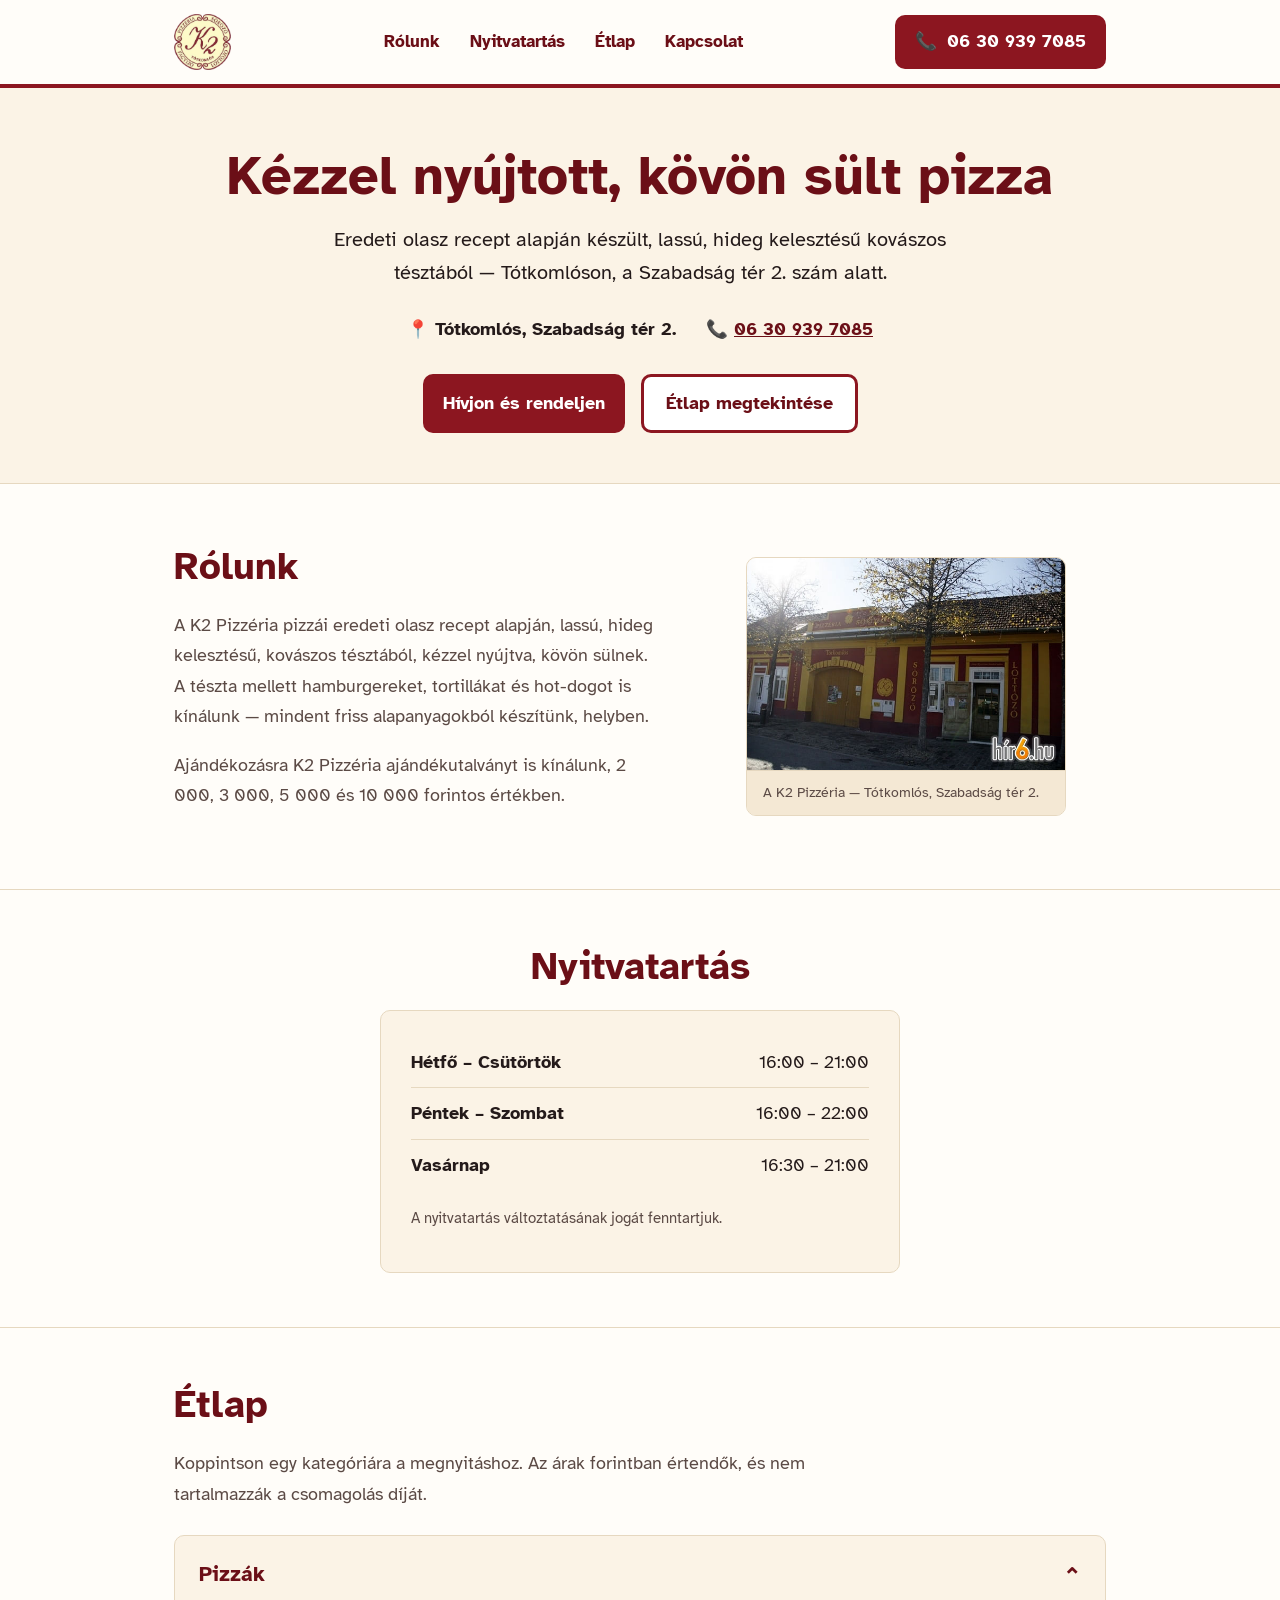
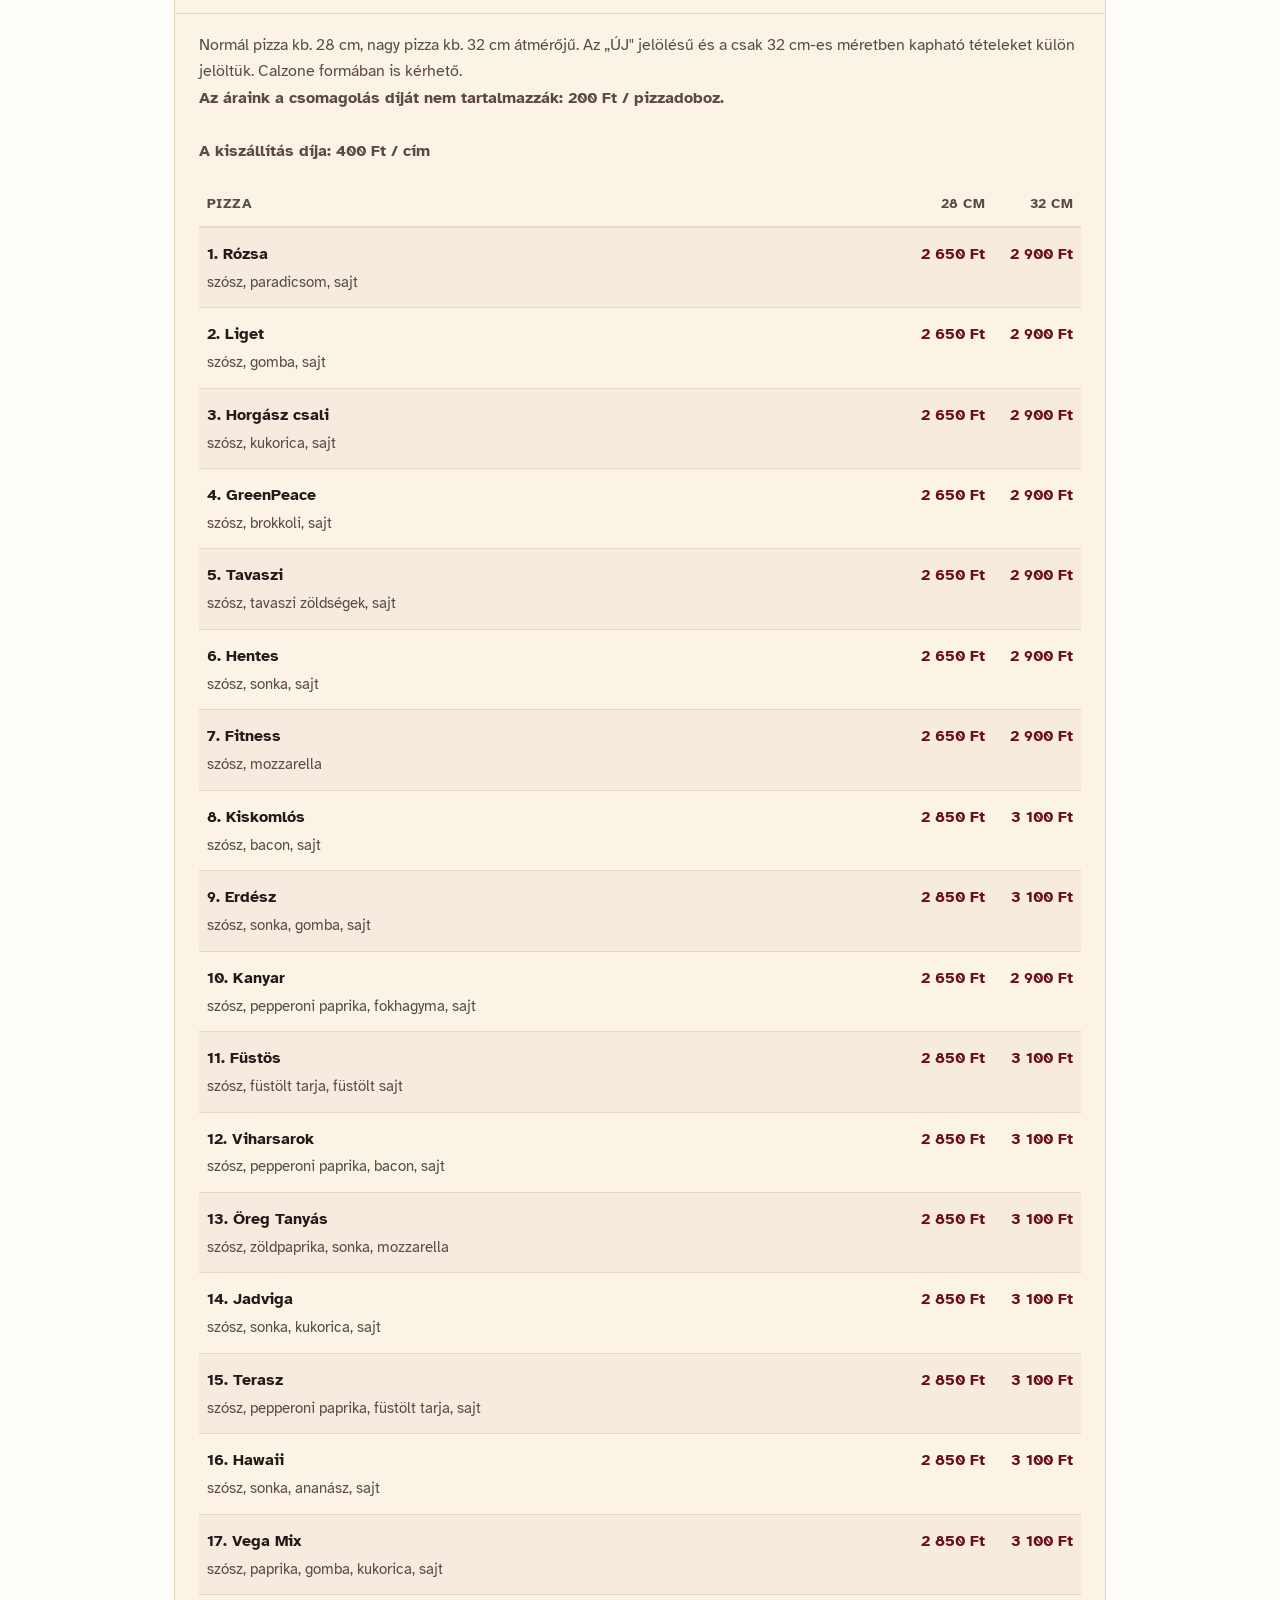
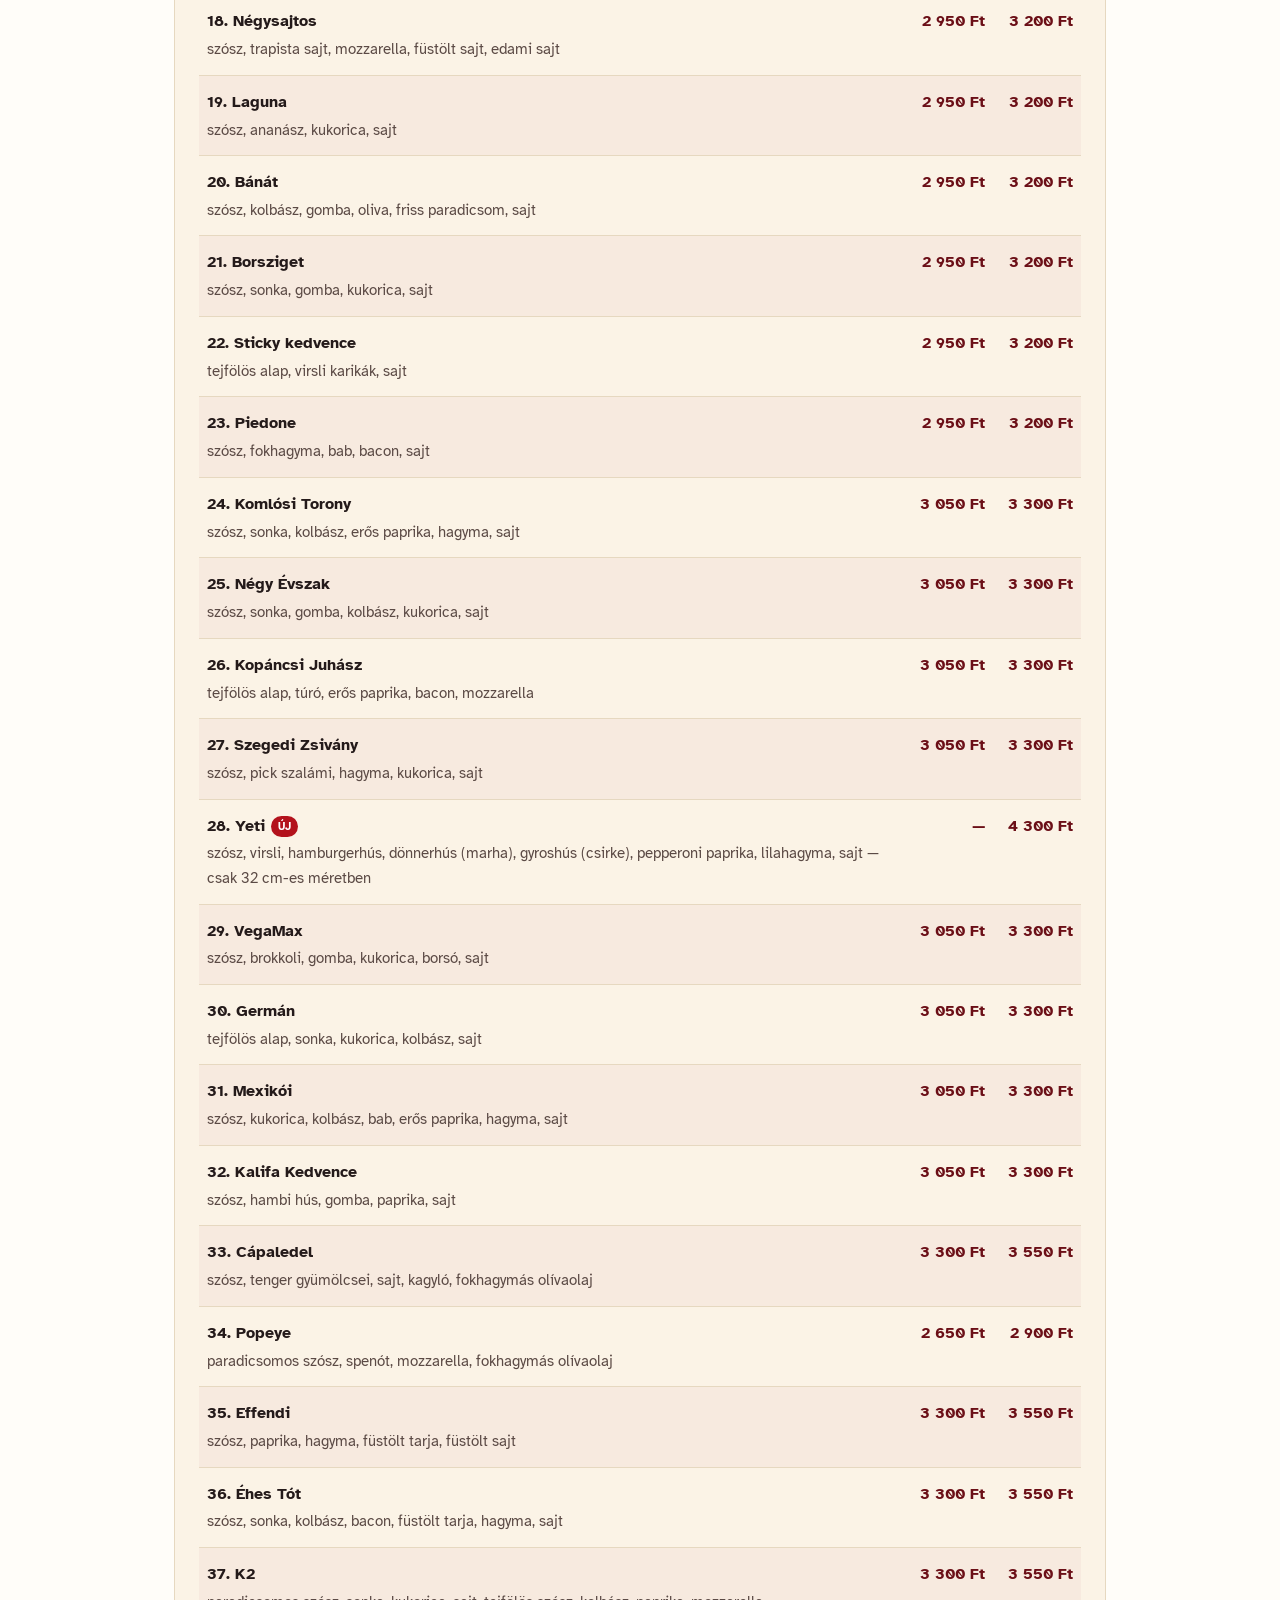
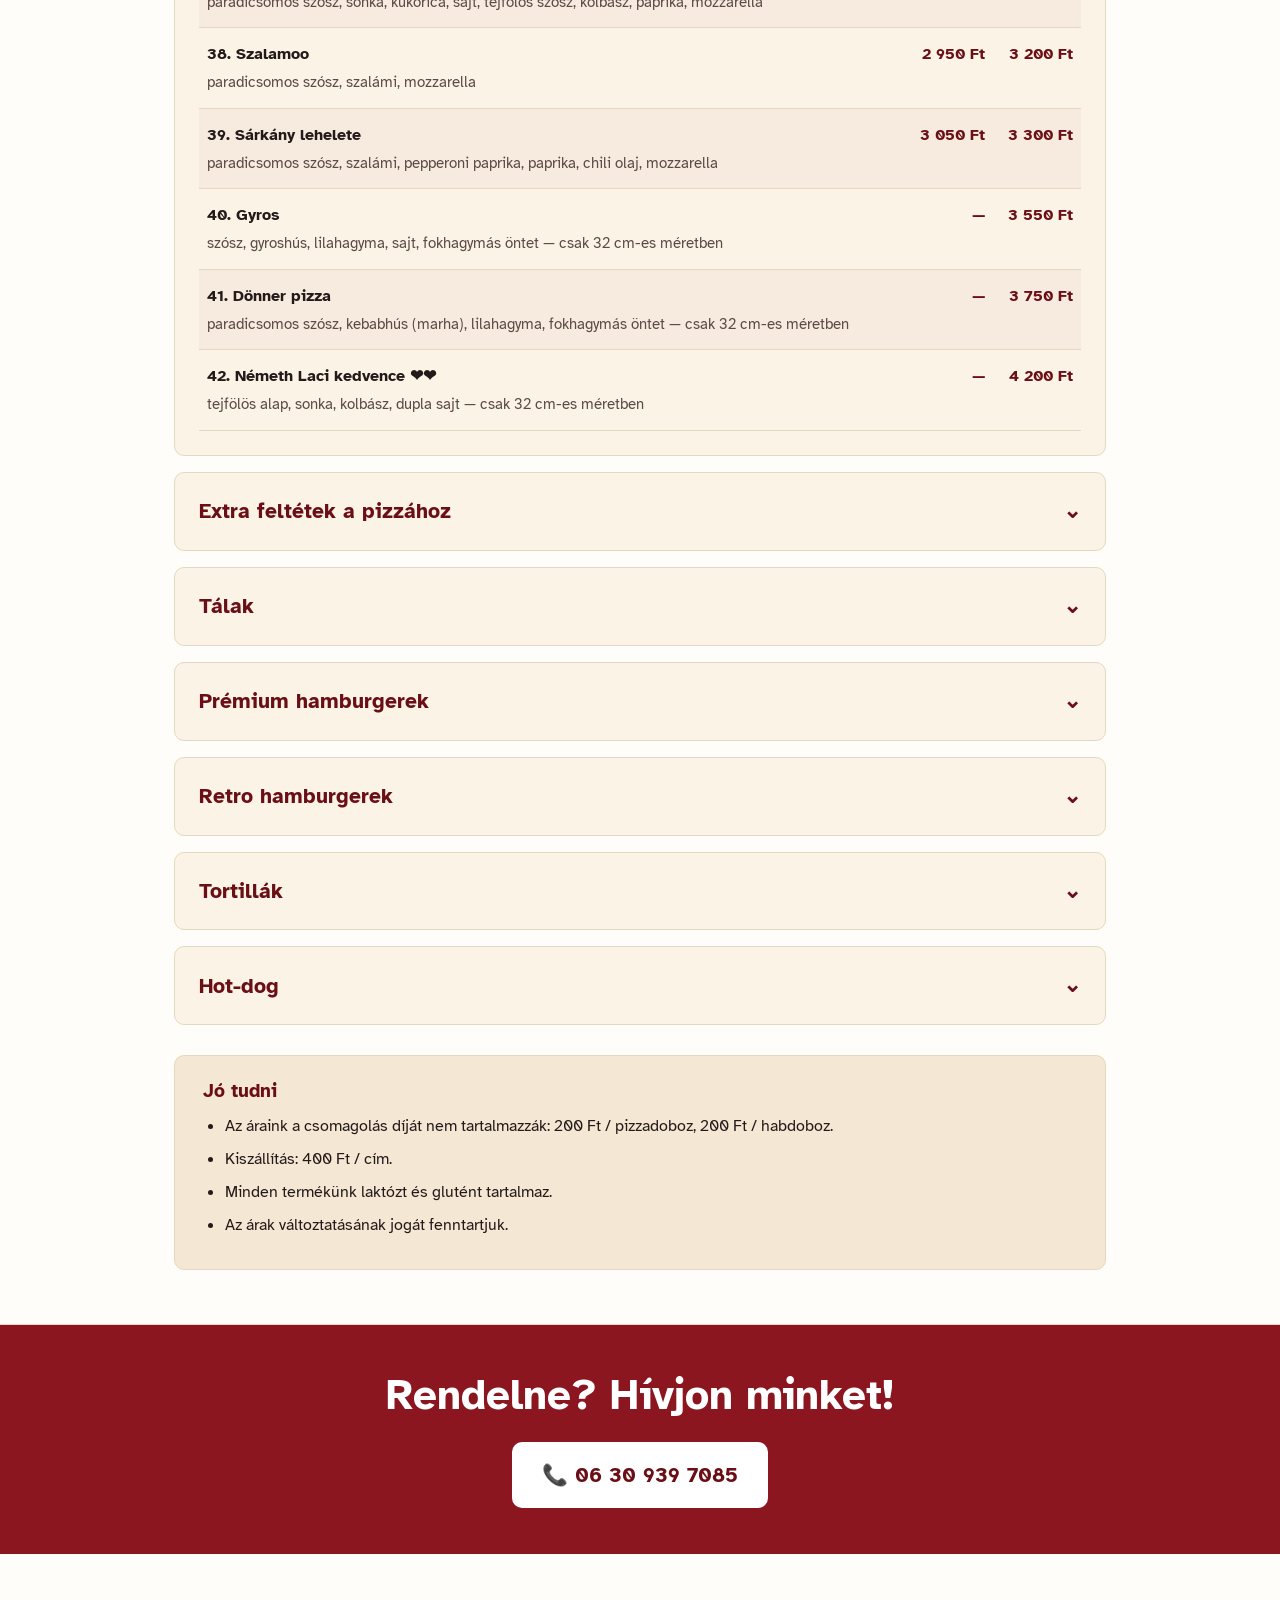
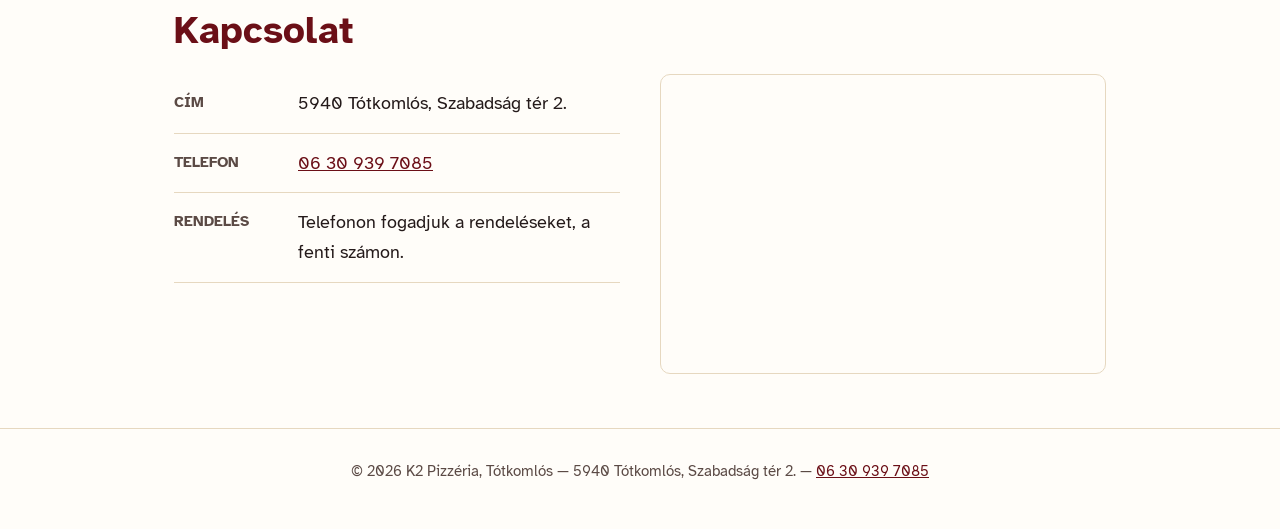
<file: index.html>
<!DOCTYPE html>
<html lang="hu">

<head>
  <meta charset="UTF-8">
  <meta name="viewport" content="width=device-width, initial-scale=1.0">
  <title>K2 Pizzéria — Tótkomlós</title>
  <link rel="preconnect" href="https://fonts.googleapis.com">
  <link rel="preconnect" href="https://fonts.gstatic.com" crossorigin>
  <link href="https://fonts.googleapis.com/css2?family=Atkinson+Hyperlegible:ital,wght@0,400;0,700;1,400&display=swap"
    rel="stylesheet">
  <link rel="stylesheet" href="style.css">
  <script defer src="https://cloud.umami.is/script.js" data-website-id="ba4a5099-d427-42b2-adba-429377dc4010"></script>
</head>

<body>

  <header id="siteHeader">
    <div class="nav">
      <div class="brand">
        <a href="index.html">
          <img src="k2-logo.webp" alt="K2 Pizzéria logó">
        </a>
      </div>
      <ul class="nav-links" id="navLinks">
        <li><a href="#rolunk">Rólunk</a></li>
        <li><a href="#nyitvatartas">Nyitvatartás</a></li>
        <li><a href="#etlap">Étlap</a></li>
        <li><a href="#kapcsolat">Kapcsolat</a></li>
      </ul>
      <a href="tel:+36309397085" class="call-btn" aria-label="Hívás: 06 30 939 7085">
        <span class="call-icon" aria-hidden="true">📞</span>
        <span class="call-text">06 30 939 7085</span>
      </a>
      <button class="burger" id="burgerBtn" aria-label="Menü megnyitása" aria-expanded="false" aria-controls="navLinks">
        <span></span><span></span><span></span>
      </button>
    </div>
  </header>

  <div class="hero">
    <div class="wrap">
      <h1>Kézzel nyújtott, kövön sült pizza</h1>
      <p class="tagline">Eredeti olasz recept alapján készült, lassú, hideg kelesztésű kovászos tésztából — Tótkomlóson,
        a Szabadság tér 2. szám alatt.</p>
      <ul class="facts">
        <li>📍 Tótkomlós, Szabadság tér 2.</li>
        <li>📞 <a href="tel:+36309397085">06 30 939 7085</a></li>
      </ul>
      <div class="hero-actions">
        <a href="tel:+36309397085" class="call-btn">Hívjon és rendeljen</a>
        <a href="#etlap" class="btn-outline">Étlap megtekintése</a>
      </div>
    </div>
  </div>

  <section id="rolunk">
    <div class="wrap about-grid">
      <div>
        <h2>Rólunk</h2>
        <p class="lead">A K2 Pizzéria pizzái eredeti olasz recept alapján, lassú, hideg kelesztésű, kovászos tésztából,
          kézzel nyújtva, kövön sülnek. A tészta mellett hamburgereket, tortillákat és hot-dogot is kínálunk — mindent
          friss alapanyagokból készítünk, helyben.</p>
        <p class="lead">Ajándékozásra K2 Pizzéria ajándékutalványt is kínálunk, 2 000, 3 000, 5 000 és 10 000 forintos
          értékben.</p>
      </div>
      <figure class="about-pic">
        <img src="rolunk-kep.jpg" alt="A K2 Pizzéria enteriőrje">
        <figcaption>A K2 Pizzéria — Tótkomlós, Szabadság tér 2.</figcaption>
      </figure>
    </div>
  </section>

  <section id="nyitvatartas">
    <div class="wrap">
      <h2>Nyitvatartás</h2>
      <div class="hours-card">
        <table>
          <tr>
            <td>Hétfő – Csütörtök</td>
            <td>16:00 – 21:00</td>
          </tr>
          <tr>
            <td>Péntek – Szombat</td>
            <td>16:00 – 22:00</td>
          </tr>
          <tr>
            <td>Vasárnap</td>
            <td>16:30 – 21:00</td>
          </tr>
        </table>
        <p class="hours-note">A nyitvatartás változtatásának jogát fenntartjuk.</p>
      </div>
    </div>
  </section>

  <section id="etlap">
    <div class="wrap">
      <h2>Étlap</h2>
      <p class="lead">Koppintson egy kategóriára a megnyitáshoz. Az árak forintban értendők, és nem tartalmazzák a
        csomagolás díját.</p>

      <details open style="margin-top:26px;">
        <summary>Pizzák <span class="chev">⌄</span></summary>
        <div class="details-body">
          <p class="details-note">Normál pizza kb. 28 cm, nagy pizza kb. 32 cm átmérőjű. Az „ÚJ" jelölésű és a csak 32
            cm-es méretben kapható tételeket külön jelöltük. Calzone formában is kérhető. <br>
            <strong>
              Az áraink a csomagolás díját nem tartalmazzák: 200 Ft / pizzadoboz. <br>
              <br>
              A kiszállítás díja: 400 Ft / cím</strong>
          </p>
          <table class="pizza-table">
            <tr>
              <th>Pizza</th>
              <th class="price-col">28 cm</th>
              <th class="price-col">32 cm</th>
            </tr>
            <tr>
              <td><span class="p-name">1. Rózsa</span><span class="p-desc">szósz, paradicsom, sajt</span></td>
              <td class="price-col">2 650 Ft</td>
              <td class="price-col">2 900 Ft</td>
            </tr>
            <tr>
              <td><span class="p-name">2. Liget</span><span class="p-desc">szósz, gomba, sajt</span></td>
              <td class="price-col">2 650 Ft</td>
              <td class="price-col">2 900 Ft</td>
            </tr>
            <tr>
              <td><span class="p-name">3. Horgász csali</span><span class="p-desc">szósz, kukorica, sajt</span></td>
              <td class="price-col">2 650 Ft</td>
              <td class="price-col">2 900 Ft</td>
            </tr>
            <tr>
              <td><span class="p-name">4. GreenPeace</span><span class="p-desc">szósz, brokkoli, sajt</span></td>
              <td class="price-col">2 650 Ft</td>
              <td class="price-col">2 900 Ft</td>
            </tr>
            <tr>
              <td><span class="p-name">5. Tavaszi</span><span class="p-desc">szósz, tavaszi zöldségek, sajt</span></td>
              <td class="price-col">2 650 Ft</td>
              <td class="price-col">2 900 Ft</td>
            </tr>
            <tr>
              <td><span class="p-name">6. Hentes</span><span class="p-desc">szósz, sonka, sajt</span></td>
              <td class="price-col">2 650 Ft</td>
              <td class="price-col">2 900 Ft</td>
            </tr>
            <tr>
              <td><span class="p-name">7. Fitness</span><span class="p-desc">szósz, mozzarella</span></td>
              <td class="price-col">2 650 Ft</td>
              <td class="price-col">2 900 Ft</td>
            </tr>
            <tr>
              <td><span class="p-name">8. Kiskomlós</span><span class="p-desc">szósz, bacon, sajt</span></td>
              <td class="price-col">2 850 Ft</td>
              <td class="price-col">3 100 Ft</td>
            </tr>
            <tr>
              <td><span class="p-name">9. Erdész</span><span class="p-desc">szósz, sonka, gomba, sajt</span></td>
              <td class="price-col">2 850 Ft</td>
              <td class="price-col">3 100 Ft</td>
            </tr>
            <tr>
              <td><span class="p-name">10. Kanyar</span><span class="p-desc">szósz, pepperoni paprika, fokhagyma,
                  sajt</span></td>
              <td class="price-col">2 650 Ft</td>
              <td class="price-col">2 900 Ft</td>
            </tr>
            <tr>
              <td><span class="p-name">11. Füstös</span><span class="p-desc">szósz, füstölt tarja, füstölt sajt</span>
              </td>
              <td class="price-col">2 850 Ft</td>
              <td class="price-col">3 100 Ft</td>
            </tr>
            <tr>
              <td><span class="p-name">12. Viharsarok</span><span class="p-desc">szósz, pepperoni paprika, bacon,
                  sajt</span></td>
              <td class="price-col">2 850 Ft</td>
              <td class="price-col">3 100 Ft</td>
            </tr>
            <tr>
              <td><span class="p-name">13. Öreg Tanyás</span><span class="p-desc">szósz, zöldpaprika, sonka,
                  mozzarella</span></td>
              <td class="price-col">2 850 Ft</td>
              <td class="price-col">3 100 Ft</td>
            </tr>
            <tr>
              <td><span class="p-name">14. Jadviga</span><span class="p-desc">szósz, sonka, kukorica, sajt</span></td>
              <td class="price-col">2 850 Ft</td>
              <td class="price-col">3 100 Ft</td>
            </tr>
            <tr>
              <td><span class="p-name">15. Terasz</span><span class="p-desc">szósz, pepperoni paprika, füstölt tarja,
                  sajt</span></td>
              <td class="price-col">2 850 Ft</td>
              <td class="price-col">3 100 Ft</td>
            </tr>
            <tr>
              <td><span class="p-name">16. Hawaii</span><span class="p-desc">szósz, sonka, ananász, sajt</span></td>
              <td class="price-col">2 850 Ft</td>
              <td class="price-col">3 100 Ft</td>
            </tr>
            <tr>
              <td><span class="p-name">17. Vega Mix</span><span class="p-desc">szósz, paprika, gomba, kukorica,
                  sajt</span></td>
              <td class="price-col">2 850 Ft</td>
              <td class="price-col">3 100 Ft</td>
            </tr>
            <tr>
              <td><span class="p-name">18. Négysajtos</span><span class="p-desc">szósz, trapista sajt, mozzarella,
                  füstölt sajt, edami sajt</span></td>
              <td class="price-col">2 950 Ft</td>
              <td class="price-col">3 200 Ft</td>
            </tr>
            <tr>
              <td><span class="p-name">19. Laguna</span><span class="p-desc">szósz, ananász, kukorica, sajt</span></td>
              <td class="price-col">2 950 Ft</td>
              <td class="price-col">3 200 Ft</td>
            </tr>
            <tr>
              <td><span class="p-name">20. Bánát</span><span class="p-desc">szósz, kolbász, gomba, oliva, friss
                  paradicsom, sajt</span></td>
              <td class="price-col">2 950 Ft</td>
              <td class="price-col">3 200 Ft</td>
            </tr>
            <tr>
              <td><span class="p-name">21. Borsziget</span><span class="p-desc">szósz, sonka, gomba, kukorica,
                  sajt</span></td>
              <td class="price-col">2 950 Ft</td>
              <td class="price-col">3 200 Ft</td>
            </tr>
            <tr>
              <td><span class="p-name">22. Sticky kedvence</span><span class="p-desc">tejfölös alap, virsli karikák,
                  sajt</span></td>
              <td class="price-col">2 950 Ft</td>
              <td class="price-col">3 200 Ft</td>
            </tr>
            <tr>
              <td><span class="p-name">23. Piedone</span><span class="p-desc">szósz, fokhagyma, bab, bacon, sajt</span>
              </td>
              <td class="price-col">2 950 Ft</td>
              <td class="price-col">3 200 Ft</td>
            </tr>
            <tr>
              <td><span class="p-name">24. Komlósi Torony</span><span class="p-desc">szósz, sonka, kolbász, erős
                  paprika, hagyma, sajt</span></td>
              <td class="price-col">3 050 Ft</td>
              <td class="price-col">3 300 Ft</td>
            </tr>
            <tr>
              <td><span class="p-name">25. Négy Évszak</span><span class="p-desc">szósz, sonka, gomba, kolbász,
                  kukorica, sajt</span></td>
              <td class="price-col">3 050 Ft</td>
              <td class="price-col">3 300 Ft</td>
            </tr>
            <tr>
              <td><span class="p-name">26. Kopáncsi Juhász</span><span class="p-desc">tejfölös alap, túró, erős paprika,
                  bacon, mozzarella</span></td>
              <td class="price-col">3 050 Ft</td>
              <td class="price-col">3 300 Ft</td>
            </tr>
            <tr>
              <td><span class="p-name">27. Szegedi Zsivány</span><span class="p-desc">szósz, pick szalámi, hagyma,
                  kukorica, sajt</span></td>
              <td class="price-col">3 050 Ft</td>
              <td class="price-col">3 300 Ft</td>
            </tr>
            <tr>
              <td><span class="p-name">28. Yeti<span class="badge">ÚJ</span></span><span class="p-desc">szósz, virsli,
                  hamburgerhús, dönnerhús (marha), gyroshús (csirke), pepperoni paprika, lilahagyma, sajt — csak 32
                  cm-es méretben</span></td>
              <td class="price-col">—</td>
              <td class="price-col">4 300 Ft</td>
            </tr>
            <tr>
              <td><span class="p-name">29. VegaMax</span><span class="p-desc">szósz, brokkoli, gomba, kukorica, borsó,
                  sajt</span></td>
              <td class="price-col">3 050 Ft</td>
              <td class="price-col">3 300 Ft</td>
            </tr>
            <tr>
              <td><span class="p-name">30. Germán</span><span class="p-desc">tejfölös alap, sonka, kukorica, kolbász,
                  sajt</span></td>
              <td class="price-col">3 050 Ft</td>
              <td class="price-col">3 300 Ft</td>
            </tr>
            <tr>
              <td><span class="p-name">31. Mexikói</span><span class="p-desc">szósz, kukorica, kolbász, bab, erős
                  paprika, hagyma, sajt</span></td>
              <td class="price-col">3 050 Ft</td>
              <td class="price-col">3 300 Ft</td>
            </tr>
            <tr>
              <td><span class="p-name">32. Kalifa Kedvence</span><span class="p-desc">szósz, hambi hús, gomba, paprika,
                  sajt</span></td>
              <td class="price-col">3 050 Ft</td>
              <td class="price-col">3 300 Ft</td>
            </tr>
            <tr>
              <td><span class="p-name">33. Cápaledel</span><span class="p-desc">szósz, tenger gyümölcsei, sajt, kagyló,
                  fokhagymás olívaolaj</span></td>
              <td class="price-col">3 300 Ft</td>
              <td class="price-col">3 550 Ft</td>
            </tr>
            <tr>
              <td><span class="p-name">34. Popeye</span><span class="p-desc">paradicsomos szósz, spenót, mozzarella,
                  fokhagymás olívaolaj</span></td>
              <td class="price-col">2 650 Ft</td>
              <td class="price-col">2 900 Ft</td>
            </tr>
            <tr>
              <td><span class="p-name">35. Effendi</span><span class="p-desc">szósz, paprika, hagyma, füstölt tarja,
                  füstölt sajt</span></td>
              <td class="price-col">3 300 Ft</td>
              <td class="price-col">3 550 Ft</td>
            </tr>
            <tr>
              <td><span class="p-name">36. Éhes Tót</span><span class="p-desc">szósz, sonka, kolbász, bacon, füstölt
                  tarja, hagyma, sajt</span></td>
              <td class="price-col">3 300 Ft</td>
              <td class="price-col">3 550 Ft</td>
            </tr>
            <tr>
              <td><span class="p-name">37. K2</span><span class="p-desc">paradicsomos szósz, sonka, kukorica, sajt,
                  tejfölös szósz, kolbász, paprika, mozzarella</span></td>
              <td class="price-col">3 300 Ft</td>
              <td class="price-col">3 550 Ft</td>
            </tr>
            <tr>
              <td><span class="p-name">38. Szalamoo</span><span class="p-desc">paradicsomos szósz, szalámi,
                  mozzarella</span></td>
              <td class="price-col">2 950 Ft</td>
              <td class="price-col">3 200 Ft</td>
            </tr>
            <tr>
              <td><span class="p-name">39. Sárkány lehelete</span><span class="p-desc">paradicsomos szósz, szalámi,
                  pepperoni paprika, paprika, chili olaj, mozzarella</span></td>
              <td class="price-col">3 050 Ft</td>
              <td class="price-col">3 300 Ft</td>
            </tr>
            <tr>
              <td><span class="p-name">40. Gyros</span><span class="p-desc">szósz, gyroshús, lilahagyma, sajt,
                  fokhagymás öntet — csak 32 cm-es méretben</span></td>
              <td class="price-col">—</td>
              <td class="price-col">3 550 Ft</td>
            </tr>
            <tr>
              <td><span class="p-name">41. Dönner pizza</span><span class="p-desc">paradicsomos szósz, kebabhús (marha),
                  lilahagyma, fokhagymás öntet — csak 32 cm-es méretben</span></td>
              <td class="price-col">—</td>
              <td class="price-col">3 750 Ft</td>
            </tr>
            <tr>
              <td><span class="p-name">42. Németh Laci kedvence ❤❤</span><span class="p-desc">tejfölös alap, sonka,
                  kolbász, dupla sajt — csak 32 cm-es méretben</span></td>
              <td class="price-col">—</td>
              <td class="price-col">4 200 Ft</td>
            </tr>
          </table>
        </div>
      </details>

      <details>
        <summary>Extra feltétek a pizzához <span class="chev">⌄</span></summary>
        <div class="details-body">
          <table class="topping-table">
            <tr>
              <th>Feltét</th>
              <th class="price-col">28 cm</th>
              <th class="price-col">32 cm</th>
            </tr>
            <tr>
              <td>Füstölt sajt</td>
              <td class="price-col">750 Ft</td>
              <td class="price-col">800 Ft</td>
            </tr>
            <tr>
              <td>Sajtok</td>
              <td class="price-col">650 Ft</td>
              <td class="price-col">700 Ft</td>
            </tr>
            <tr>
              <td>Húsok, felvágottak</td>
              <td class="price-col">400 Ft</td>
              <td class="price-col">450 Ft</td>
            </tr>
            <tr>
              <td>Zöldségek</td>
              <td class="price-col">300 Ft</td>
              <td class="price-col">350 Ft</td>
            </tr>
            <tr>
              <td>Tenger gyümölcsei</td>
              <td class="price-col">630 Ft</td>
              <td class="price-col">700 Ft</td>
            </tr>
            <tr>
              <td>Kagyló</td>
              <td class="price-col">650 Ft</td>
              <td class="price-col">650 Ft</td>
            </tr>
          </table>
          <ul class="details-note" style="list-style:disc; padding-left:22px; margin-top:16px;">
            <li>Választható szószok: paradicsomos, csípős, tejfölös, ketchup, mustár, majonéz — 400 Ft</li>
            <li>Chili szórás — 200 Ft</li>
            <li>Pizzakenyér (fokhagymás vagy sima olívaolajjal) — 800 Ft</li>
          </ul>
        </div>
      </details>

      <details>
        <summary>Tálak <span class="chev">⌄</span></summary>
        <div class="details-body">
          <div class="item-row">
            <div class="item-main">
              <div class="item-name">Gyros tál</div>
              <div class="item-desc">csirke gyroshús, saláta öntettel, sültburgonya, +1 cikk pizzakenyér</div>
            </div>
            <div class="item-price">3 150 Ft</div>
          </div>
          <div class="item-row">
            <div class="item-main">
              <div class="item-name">Dönner tál <span class="badge">ÚJ</span></div>
              <div class="item-desc">saláta öntettel, sültburgonya, dönnerhús (marha), pita</div>
            </div>
            <div class="item-price">3 350 Ft</div>
          </div>
          <div class="item-row">
            <div class="item-main">
              <div class="item-name">Sültburgonya</div>
            </div>
            <div class="item-price">800 Ft</div>
          </div>
        </div>
      </details>

      <details>
        <summary>Prémium hamburgerek <span class="chev">⌄</span></summary>
        <div class="details-body">
          <p class="details-note">Házi buci, szósz, prémium marhahús, zöldfélék.</p>
          <div class="item-row">
            <div class="item-main">
              <div class="item-name">1. Sima</div>
              <div class="item-desc">szósz, zöldféle, lilahagyma, hús</div>
            </div>
            <div class="item-price">2 400 Ft</div>
          </div>
          <div class="item-row">
            <div class="item-main">
              <div class="item-name">2. Sajtos</div>
              <div class="item-desc">szósz, hús, zöldféle, lilahagyma, cheddar sajt</div>
            </div>
            <div class="item-price">2 500 Ft</div>
          </div>
          <div class="item-row">
            <div class="item-main">
              <div class="item-name">3. Sonkás <span class="badge">ÚJ</span></div>
              <div class="item-desc">szósz, zöldféle, lilahagyma, hús, sonka, sajt</div>
            </div>
            <div class="item-price">2 800 Ft</div>
          </div>
          <div class="item-row">
            <div class="item-main">
              <div class="item-name">4. Kukoricás</div>
              <div class="item-desc">szósz, hús, kukorica, zöldféle, cheddar sajt</div>
            </div>
            <div class="item-price">2 650 Ft</div>
          </div>
          <div class="item-row">
            <div class="item-main">
              <div class="item-name">5. Gombás</div>
              <div class="item-desc">szósz, hús, gomba, zöldféle, lilahagyma, cheddar sajt</div>
            </div>
            <div class="item-price">2 650 Ft</div>
          </div>
          <div class="item-row">
            <div class="item-main">
              <div class="item-name">6. Hawai</div>
              <div class="item-desc">szósz, hús, ananász, zöldféle, cheddar sajt</div>
            </div>
            <div class="item-price">2 650 Ft</div>
          </div>
          <div class="item-row">
            <div class="item-main">
              <div class="item-name">7. Komlósi rettenetes</div>
              <div class="item-desc">szósz, hús, kolbász, bacon, erős paprika, zöldféle, lilahagyma, cheddar sajt</div>
            </div>
            <div class="item-price">2 800 Ft</div>
          </div>
          <div class="item-row">
            <div class="item-main">
              <div class="item-name">8. Onionos <span class="badge">ÚJ</span></div>
              <div class="item-desc">szósz, zöldféle, lilahagyma, hús, 4 db hagymakarika</div>
            </div>
            <div class="item-price">2 800 Ft</div>
          </div>
          <div class="item-row">
            <div class="item-main">
              <div class="item-name">+ Prémium marhahús felár</div>
            </div>
            <div class="item-price">+1 300 Ft</div>
          </div>
        </div>
      </details>

      <details>
        <summary>Retro hamburgerek <span class="chev">⌄</span></summary>
        <div class="details-body">
          <p class="details-note">Házi buci, házi szósz, marhahús, zöldfélék.</p>
          <div class="item-row">
            <div class="item-main">
              <div class="item-name">1. Sima</div>
              <div class="item-desc">szósz, hambihús, zöldféle, lilahagyma</div>
            </div>
            <div class="item-price">1 850 Ft</div>
          </div>
          <div class="item-row">
            <div class="item-main">
              <div class="item-name">2. Sajtos</div>
              <div class="item-desc">szósz, hambihús, zöldféle, lilahagyma, sajt</div>
            </div>
            <div class="item-price">1 950 Ft</div>
          </div>
          <div class="item-row">
            <div class="item-main">
              <div class="item-name">3. Kukoricás</div>
              <div class="item-desc">szósz, hambihús, kukorica, zöldféle, lilahagyma, sajt</div>
            </div>
            <div class="item-price">2 100 Ft</div>
          </div>
          <div class="item-row">
            <div class="item-main">
              <div class="item-name">4. Gombás</div>
              <div class="item-desc">szósz, hambihús, gomba, zöldféle, lilahagyma, sajt</div>
            </div>
            <div class="item-price">2 100 Ft</div>
          </div>
          <div class="item-row">
            <div class="item-main">
              <div class="item-name">5. Hawai</div>
              <div class="item-desc">szósz, hambihús, ananász, zöldféle, sajt</div>
            </div>
            <div class="item-price">2 100 Ft</div>
          </div>
          <div class="item-row">
            <div class="item-main">
              <div class="item-name">6. Rettenetes</div>
              <div class="item-desc">szósz, hambihús, kolbász, bacon, erős paprika, zöldféle, lilahagyma, sajt</div>
            </div>
            <div class="item-price">2 450 Ft</div>
          </div>
          <div class="item-row">
            <div class="item-main">
              <div class="item-name">7. Dönner <span class="badge">ÚJ</span></div>
              <div class="item-desc">szósz, kebabhús (marha), zöldféle, lilahagyma, sajt</div>
            </div>
            <div class="item-price">2 700 Ft</div>
          </div>
          <div class="item-row">
            <div class="item-main">
              <div class="item-name">8. Gyrosos</div>
              <div class="item-desc">szósz, gyroshús, zöldféle, lilahagyma, sajt</div>
            </div>
            <div class="item-price">2 450 Ft</div>
          </div>
          <div class="item-row">
            <div class="item-main">
              <div class="item-name">9. Kinder burger <span class="badge">ÚJ</span></div>
              <div class="item-desc">buci, ketchup vagy majonéz, hús, sajt</div>
            </div>
            <div class="item-price">950 Ft</div>
          </div>
          <div class="item-row">
            <div class="item-main">
              <div class="item-name">+ Dönnerhús (marha) felár</div>
            </div>
            <div class="item-price">+1 350 Ft</div>
          </div>
          <div class="item-row">
            <div class="item-main">
              <div class="item-name">+ Gyroshús (csirke) felár</div>
            </div>
            <div class="item-price">+1 150 Ft</div>
          </div>
        </div>
      </details>

      <details>
        <summary>Tortillák <span class="chev">⌄</span></summary>
        <div class="details-body">
          <div class="item-row">
            <div class="item-main">
              <div class="item-name">1. Vegamix</div>
              <div class="item-desc">szósz, gomba, kukorica, lilahagyma, zöldféle, sajt</div>
            </div>
            <div class="item-price">2 100 Ft</div>
          </div>
          <div class="item-row">
            <div class="item-main">
              <div class="item-name">2. Sonkás</div>
              <div class="item-desc">szósz, sonka, zöldféle, sajt</div>
            </div>
            <div class="item-price">2 000 Ft</div>
          </div>
          <div class="item-row">
            <div class="item-main">
              <div class="item-name">3. Sajtos</div>
              <div class="item-desc">szósz, hambihús, zöldféle, sajt</div>
            </div>
            <div class="item-price">2 000 Ft</div>
          </div>
          <div class="item-row">
            <div class="item-main">
              <div class="item-name">4. Mexikói</div>
              <div class="item-desc">szósz, hambihús, kukorica, zöldféle, sajt, chili fűszer</div>
            </div>
            <div class="item-price">2 250 Ft</div>
          </div>
          <div class="item-row">
            <div class="item-main">
              <div class="item-name">5. Gombás</div>
              <div class="item-desc">szósz, hambihús, gomba, zöldféle, sajt</div>
            </div>
            <div class="item-price">2 250 Ft</div>
          </div>
          <div class="item-row">
            <div class="item-main">
              <div class="item-name">6. Komlósi tarisznya</div>
              <div class="item-desc">szósz, hambihús, kolbász, bacon, erős paprika, zöldféle, sajt</div>
            </div>
            <div class="item-price">2 350 Ft</div>
          </div>
          <div class="item-row">
            <div class="item-main">
              <div class="item-name">7. Kétkezes</div>
              <div class="item-desc">szósz, dupla hambihús, sonka, gomba, zöldféle, sajt</div>
            </div>
            <div class="item-price">2 850 Ft</div>
          </div>
          <div class="item-row">
            <div class="item-main">
              <div class="item-name">8. Dönner <span class="badge">ÚJ</span></div>
              <div class="item-desc">szósz, kebabhús (marha), lilahagyma, zöldféle, sajt</div>
            </div>
            <div class="item-price">2 900 Ft</div>
          </div>
          <div class="item-row">
            <div class="item-main">
              <div class="item-name">9. Gyrosos</div>
              <div class="item-desc">szósz, gyroshús, csemegeuborka, paradicsom, lilahagyma</div>
            </div>
            <div class="item-price">2 700 Ft</div>
          </div>
          <div class="item-row">
            <div class="item-main">
              <div class="item-name">10. Hawai</div>
              <div class="item-desc">szósz, hús, ananász, zöldféle, lilahagyma, cheddar sajt</div>
            </div>
            <div class="item-price">2 700 Ft</div>
          </div>
        </div>
      </details>

      <details>
        <summary>Hot-dog <span class="chev">⌄</span></summary>
        <div class="details-body">
          <div class="item-row">
            <div class="item-main">
              <div class="item-name">1. Classic</div>
              <div class="item-desc">kifli, szósz, virsli</div>
            </div>
            <div class="item-price">900 Ft</div>
          </div>
          <div class="item-row">
            <div class="item-main">
              <div class="item-name">2. Sajtos</div>
              <div class="item-desc">kifli, szósz, virsli, sajt</div>
            </div>
            <div class="item-price">1 000 Ft</div>
          </div>
          <div class="item-row">
            <div class="item-main">
              <div class="item-name">3. Sajtos-kukoricás</div>
              <div class="item-desc">kifli, szósz, virsli, sajt, kukorica</div>
            </div>
            <div class="item-price">1 050 Ft</div>
          </div>
          <div class="item-row">
            <div class="item-main">
              <div class="item-name">4. Sajtos-gombás</div>
              <div class="item-desc">kifli, szósz, virsli, sajt, gomba</div>
            </div>
            <div class="item-price">1 100 Ft</div>
          </div>
          <div class="item-row">
            <div class="item-main">
              <div class="item-name">5. Sajtos-baconos</div>
              <div class="item-desc">kifli, szósz, virsli, sajt, bacon</div>
            </div>
            <div class="item-price">1 100 Ft</div>
          </div>
          <div class="item-row">
            <div class="item-main">
              <div class="item-name">6. K2 Hot-dog</div>
              <div class="item-desc">kifli, szósz, virsli, sajt, bacon, pirított hagyma</div>
            </div>
            <div class="item-price">1 250 Ft</div>
          </div>
          <p class="details-note">Extra feltétek (szósz, sajt, zöldség, pirított hagyma, bacon): 150 Ft / feltét.</p>
        </div>
      </details>

      <div class="info-box">
        <h3>Jó tudni</h3>
        <ul>
          <li>Az áraink a csomagolás díját nem tartalmazzák: 200 Ft / pizzadoboz, 200 Ft / habdoboz.</li>
          <li>Kiszállítás: 400 Ft / cím.</li>
          <li>Minden termékünk laktózt és glutént tartalmaz.</li>
          <li>Az árak változtatásának jogát fenntartjuk.</li>
        </ul>
      </div>
    </div>
  </section>

  <div class="cta-strip">
    <h2>Rendelne? Hívjon minket!</h2>
    <a href="tel:+36309397085" class="call-btn">📞 06 30 939 7085</a>
  </div>

  <section id="kapcsolat">
    <div class="wrap">
      <h2>Kapcsolat</h2>
      <div class="contact-grid">
        <div class="contact-list">
          <div class="row"><span class="k">Cím</span><span>5940 Tótkomlós, Szabadság tér 2.</span></div>
          <div class="row"><span class="k">Telefon</span><span><a href="tel:+36309397085">06 30 939 7085</a></span>
          </div>
          <div class="row"><span class="k">Rendelés</span><span>Telefonon fogadjuk a rendeléseket, a fenti
              számon.</span></div>
        </div>
        <iframe class="map-frame" loading="lazy"
          src="https://www.google.com/maps/embed?pb=!1m18!1m12!1m3!1d2750.985979412057!2d20.731662576645107!3d46.409333571105215!2m3!1f0!2f0!3f0!3m2!1i1024!2i768!4f13.1!3m3!1m2!1s0x474448acf2b7ff2f%3A0xd9acb995d3d83c83!2zSzIgU8O2csO2esWRIMOpcyBQaXp6w6lyaWE!5e0!3m2!1sen!2shu!4v1784390111778!5m2!1sen!2shu">
        </iframe>
      </div>
    </div>
  </section>

  <footer>
    <p>© 2026 K2 Pizzéria, Tótkomlós — 5940 Tótkomlós, Szabadság tér 2. — <a href="tel:+36309397085">06 30 939 7085</a>
    </p>
  </footer>

  <script src="script.js"></script>
</body>


</html>
</file>
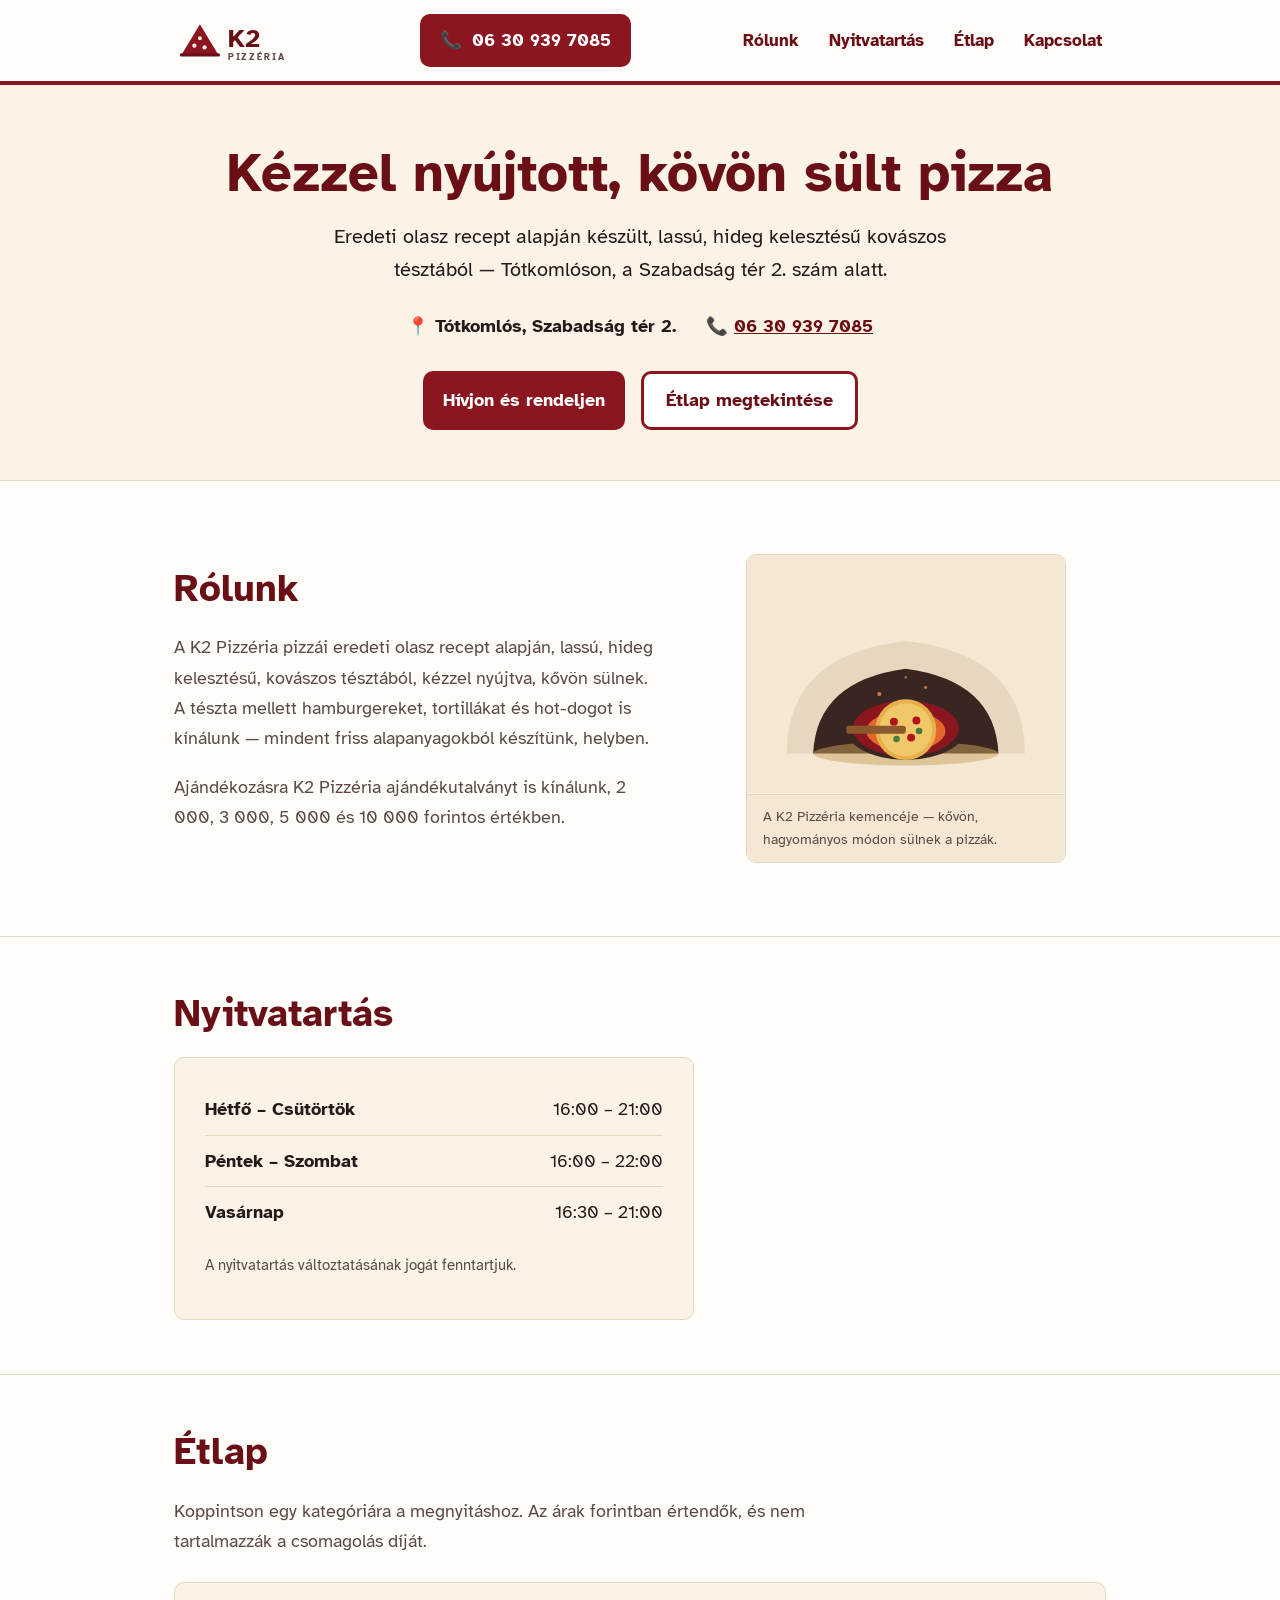
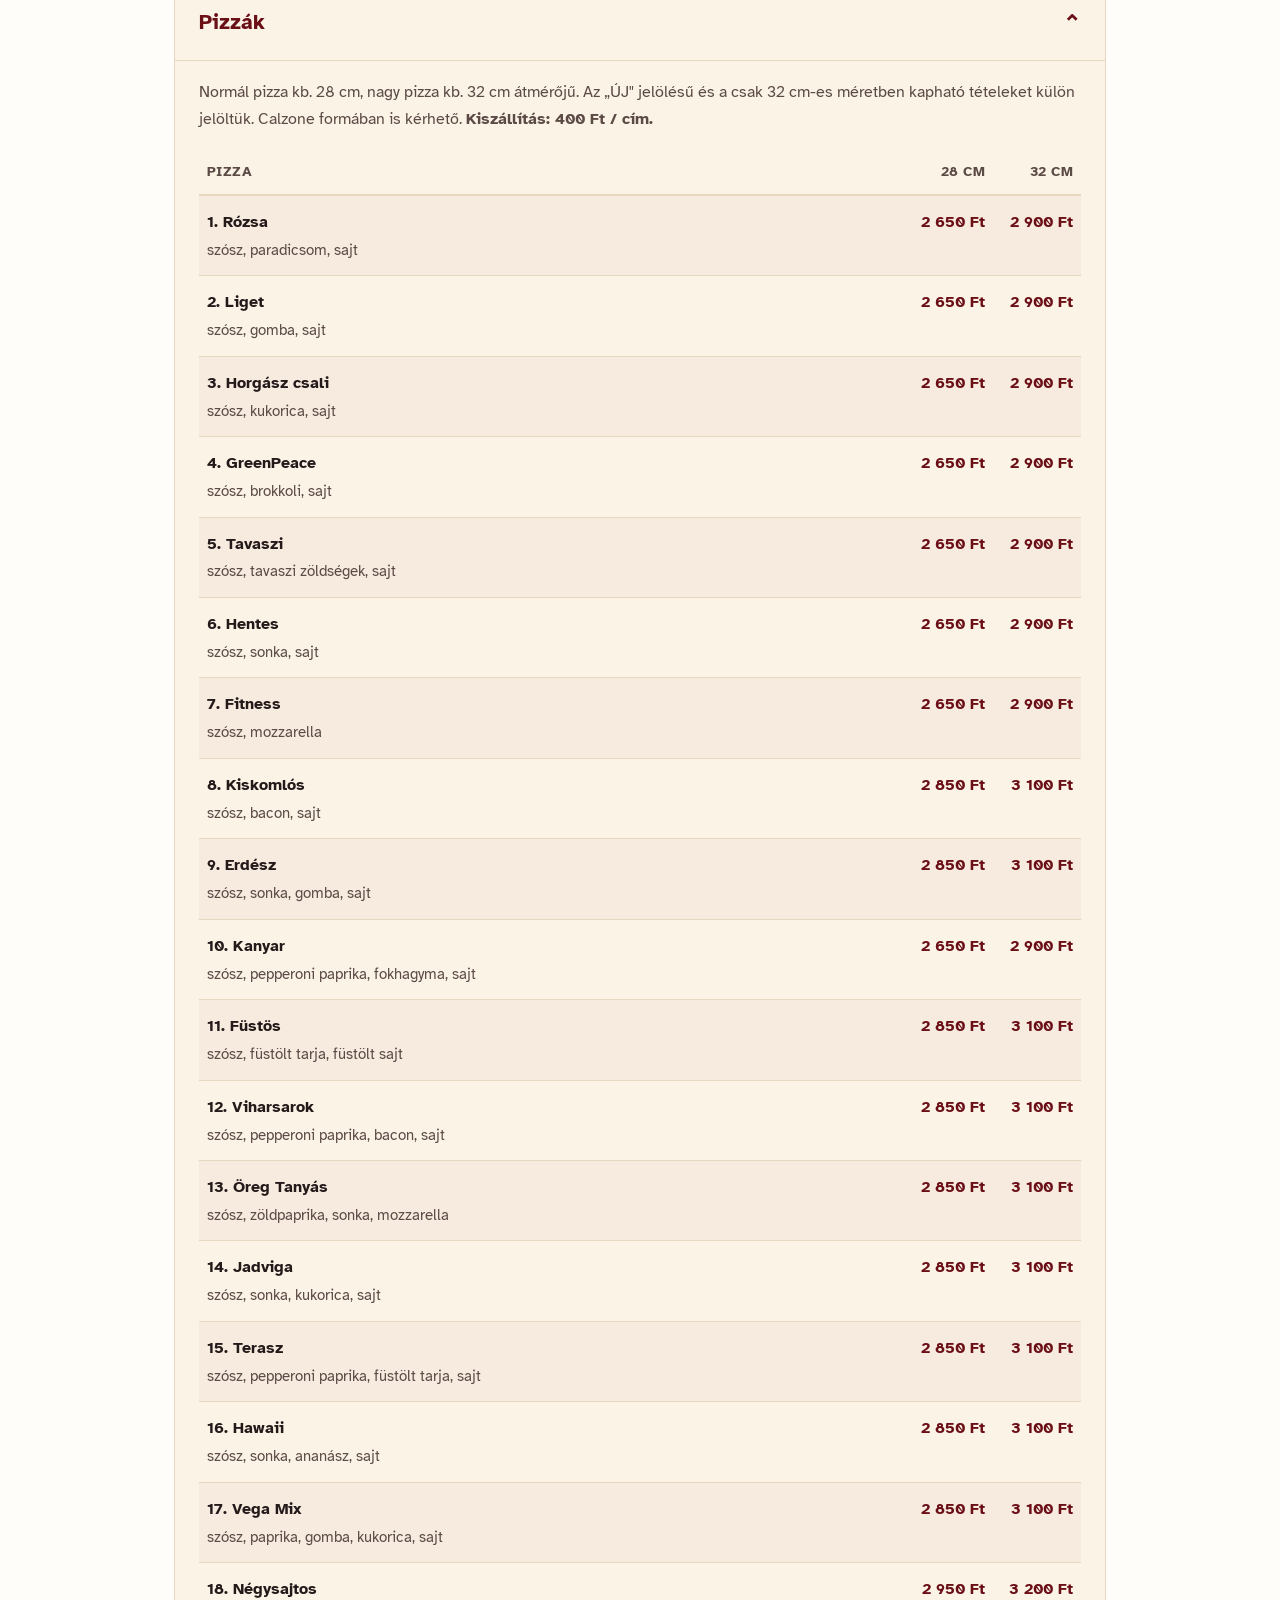
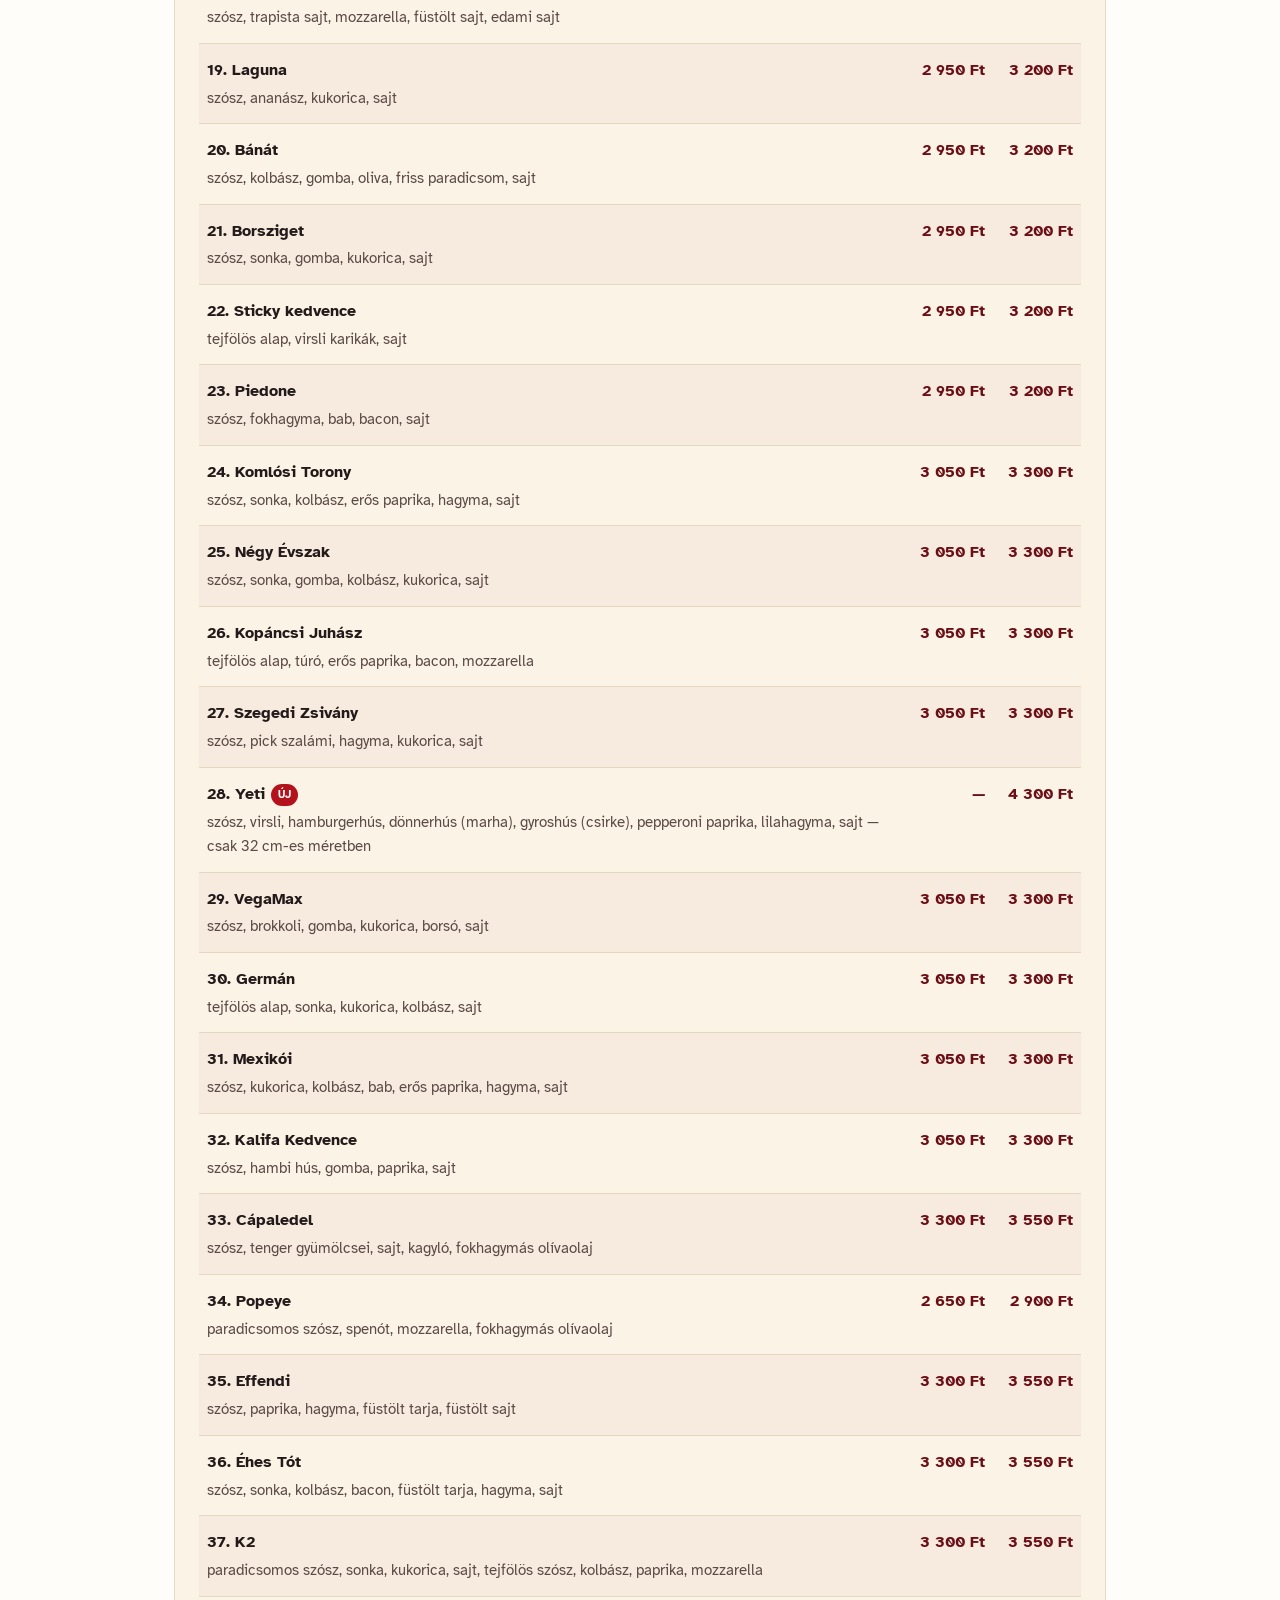
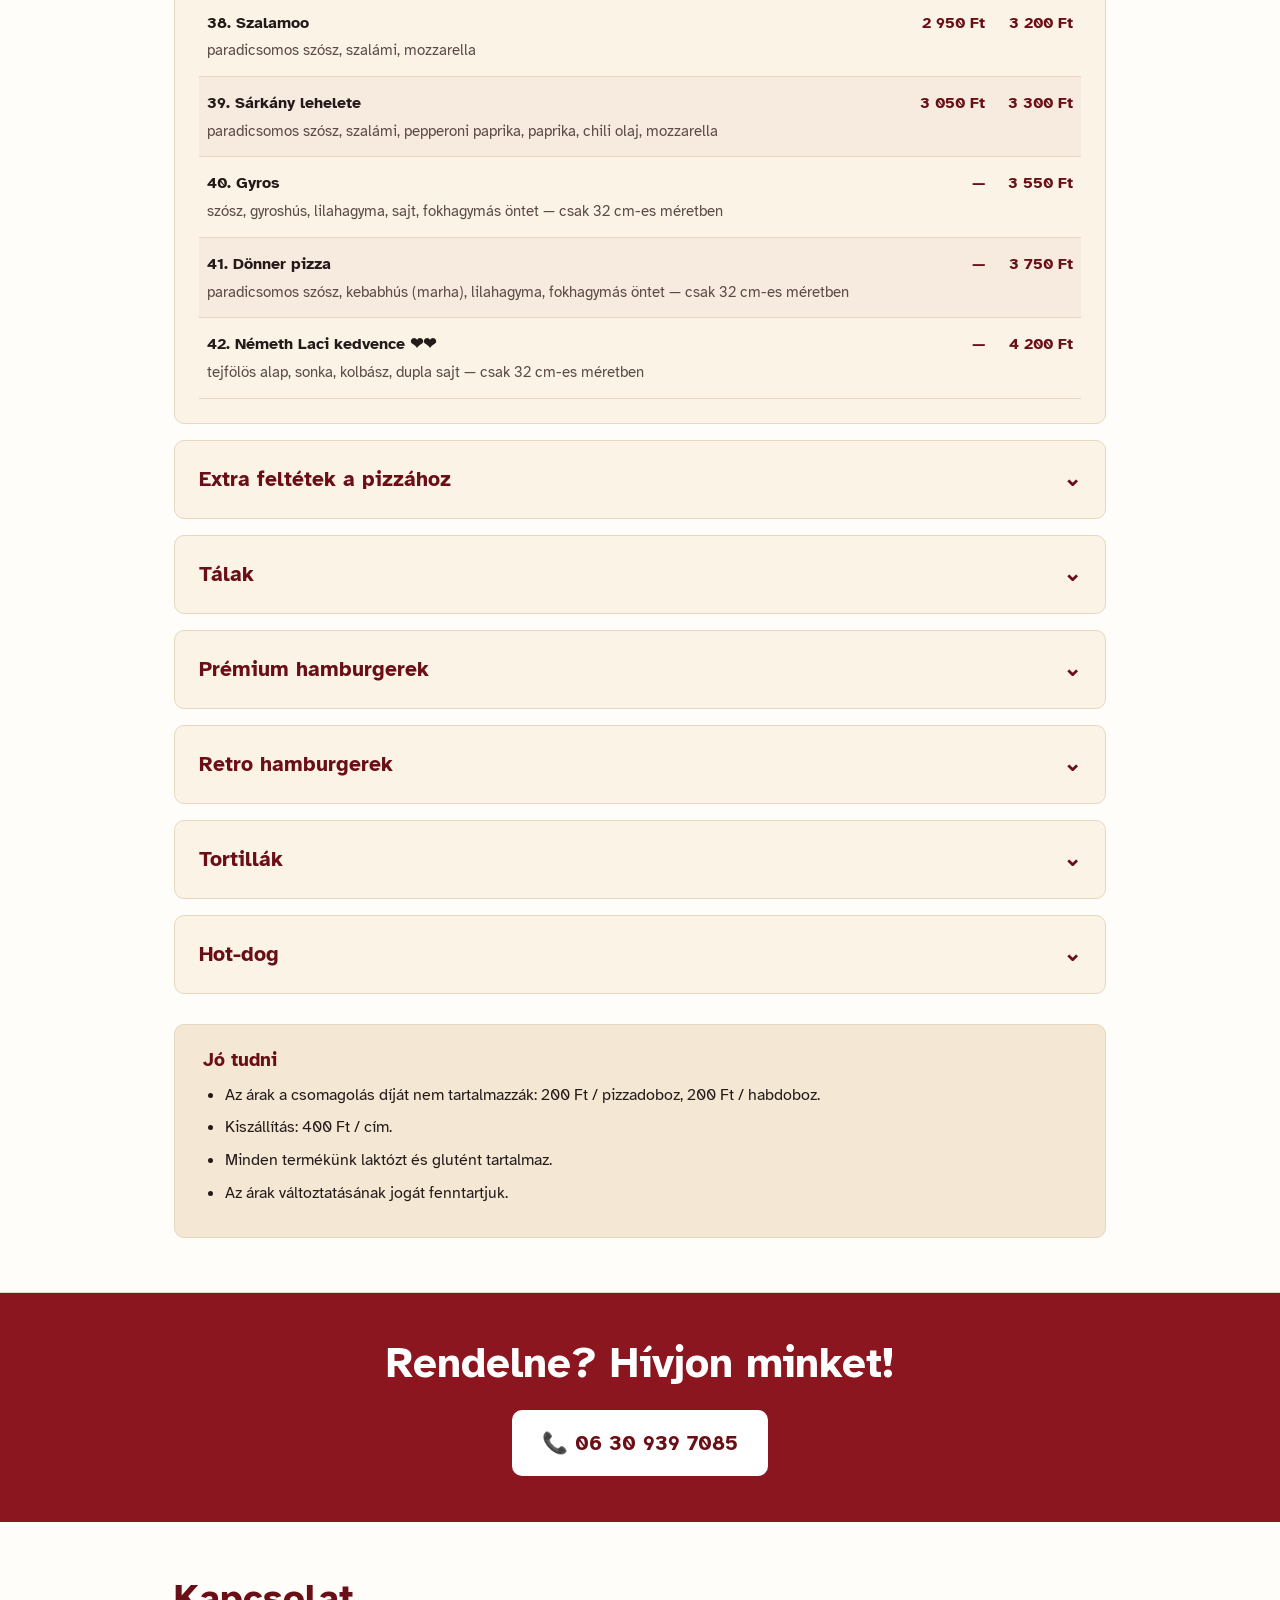
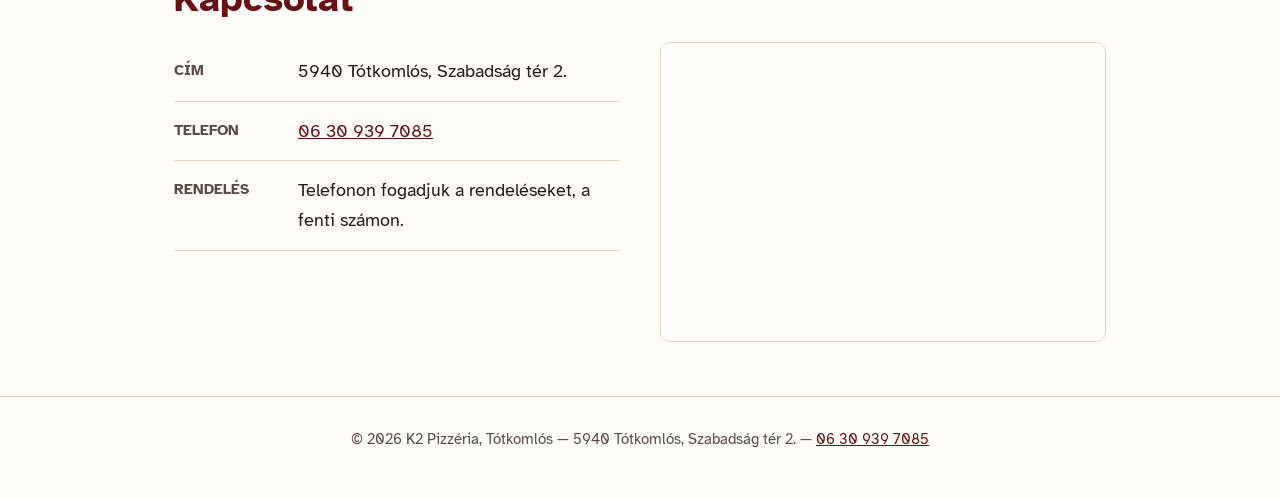
<file: k2-pizzeria_1.html>
<!DOCTYPE html>
<html lang="hu">

<head>
  <meta charset="UTF-8">
  <meta name="viewport" content="width=device-width, initial-scale=1.0">
  <title>K2 Pizzéria — Tótkomlós</title>
  <link rel="preconnect" href="https://fonts.googleapis.com">
  <link rel="preconnect" href="https://fonts.gstatic.com" crossorigin>
  <link href="https://fonts.googleapis.com/css2?family=Atkinson+Hyperlegible:ital,wght@0,400;0,700;1,400&display=swap"
    rel="stylesheet">
  <style>
    :root {
      --bg: #fffdf9;
      --surface: #fbf3e6;
      --surface-2: #f4e8d4;
      --text: #241a1a;
      --muted: #5b4a45;
      --brand: #8c1620;
      --brand-dark: #6b0f17;
      --line: #e6d8c0;
      --new: #b3121c;
      --focus: #1a5fb4;
      --radius: 10px;
    }

    * {
      box-sizing: border-box;
    }

    html {
      scroll-behavior: smooth;
    }

    body {
      margin: 0;
      background: var(--bg);
      color: var(--text);
      font-family: 'Atkinson Hyperlegible', Arial, sans-serif;
      font-size: 19px;
      line-height: 1.65;
    }

    h1,
    h2,
    h3 {
      font-weight: 700;
      line-height: 1.2;
      margin: 0 0 0.5em;
      color: var(--brand-dark);
    }

    p {
      margin: 0 0 1em;
    }

    a {
      color: var(--brand-dark);
    }

    img {
      max-width: 100%;
      display: block;
    }

    :focus-visible {
      outline: 3px solid var(--focus);
      outline-offset: 3px;
    }

    .wrap {
      max-width: 980px;
      margin: 0 auto;
      padding: 0 24px;
    }

    /* ---------------- HEADER ---------------- */
    header {
      background: var(--bg);
      border-bottom: 4px solid var(--brand);
      position: sticky;
      top: 0;
      z-index: 50;
    }

    .nav {
      display: flex;
      align-items: center;
      justify-content: space-between;
      flex-wrap: wrap;
      gap: 14px;
      padding: 14px 24px;
      max-width: 980px;
      margin: 0 auto;
    }

    .brand {
      display: flex;
      align-items: center;
      gap: 12px;
    }

    .brand svg {
      height: 50px;
      width: auto;
      flex-shrink: 0;
    }

    .nav-links {
      display: flex;
      flex-wrap: wrap;
      gap: 6px 22px;
      list-style: none;
      margin: 0;
      padding: 0;
      font-size: 1.05rem;
      font-weight: 700;
    }

    .nav-links a {
      text-decoration: none;
      padding: 6px 4px;
      border-bottom: 3px solid transparent;
    }

    .nav-links a:hover {
      border-color: var(--brand);
    }

    .call-btn {
      display: inline-flex;
      align-items: center;
      gap: 10px;
      background: var(--brand);
      color: #fff;
      font-weight: 700;
      font-size: 1.1rem;
      padding: 12px 20px;
      border-radius: var(--radius);
      text-decoration: none;
      white-space: nowrap;
    }

    .call-btn:hover {
      background: var(--brand-dark);
    }

    .burger {
      display: none;
      flex-direction: column;
      justify-content: center;
      gap: 5px;
      width: 44px;
      height: 44px;
      background: var(--surface);
      border: 1px solid var(--line);
      border-radius: 8px;
      cursor: pointer;
      padding: 0;
      margin-left: auto;
    }

    .burger span {
      display: block;
      width: 22px;
      height: 3px;
      margin: 0 auto;
      background: var(--brand-dark);
      border-radius: 2px;
    }

    /* ---------------- HERO ---------------- */
    .hero {
      padding: 56px 0 50px;
      text-align: center;
      background: var(--surface);
      border-bottom: 1px solid var(--line);
    }

    .hero h1 {
      font-size: clamp(2.4rem, 6vw, 3.4rem);
      margin-bottom: 14px;
    }

    .hero .tagline {
      max-width: 640px;
      margin: 0 auto 26px;
      font-size: 1.25rem;
      color: var(--text);
    }

    .hero .facts {
      display: flex;
      justify-content: center;
      gap: 30px;
      flex-wrap: wrap;
      font-size: 1.1rem;
      font-weight: 700;
      margin-bottom: 30px;
      padding: 0;
    }

    .hero .facts li {
      list-style: none;
    }

    .hero-actions {
      display: flex;
      justify-content: center;
      gap: 16px;
      flex-wrap: wrap;
    }

    .btn-outline {
      display: inline-flex;
      align-items: center;
      gap: 8px;
      border: 3px solid var(--brand);
      color: var(--brand-dark);
      font-weight: 700;
      font-size: 1.1rem;
      padding: 12px 22px;
      border-radius: var(--radius);
      text-decoration: none;
      background: #fff;
    }

    .btn-outline:hover {
      background: var(--surface-2);
    }

    /* ---------------- GENERIC SECTION ---------------- */
    section {
      padding: 54px 0;
      border-bottom: 1px solid var(--line);
    }

    section h2 {
      font-size: clamp(1.8rem, 4vw, 2.4rem);
      margin-bottom: 20px;
    }

    .lead {
      font-size: 1.15rem;
      color: var(--muted);
      max-width: 720px;
    }

    /* ---------------- ABOUT ---------------- */
    .about-grid {
      display: grid;
      grid-template-columns: 1.1fr 0.9fr;
      gap: 44px;
      align-items: center;
    }

    .about-pic {
      border-radius: var(--radius);
      border: 1px solid var(--line);
      overflow: hidden;
      background: var(--surface);
    }

    .about-pic svg {
      display: block;
      width: 100%;
      height: auto;
    }

    .about-pic figcaption {
      padding: 10px 16px;
      font-size: 0.9rem;
      color: var(--muted);
      background: var(--surface-2);
      border-top: 1px solid var(--line);
    }

    @media (max-width: 760px) {
      .about-grid {
        grid-template-columns: 1fr;
      }
    }

    /* ---------------- HOURS ---------------- */
    .hours-card {
      background: var(--surface);
      border: 1px solid var(--line);
      border-radius: var(--radius);
      padding: 26px 30px;
      max-width: 520px;
    }

    .hours-card table {
      width: 100%;
      border-collapse: collapse;
      font-size: 1.15rem;
    }

    .hours-card td {
      padding: 10px 0;
      border-bottom: 1px solid var(--line);
    }

    .hours-card tr:last-child td {
      border-bottom: none;
    }

    .hours-card td:first-child {
      font-weight: 700;
    }

    .hours-card td:last-child {
      text-align: right;
    }

    .hours-note {
      margin-top: 16px;
      font-size: 0.95rem;
      color: var(--muted);
    }

    /* ---------------- MENU ACCORDION ---------------- */
    details {
      background: var(--surface);
      border: 1px solid var(--line);
      border-radius: var(--radius);
      margin-bottom: 16px;
      overflow: hidden;
    }

    summary {
      cursor: pointer;
      list-style: none;
      padding: 20px 24px;
      font-size: 1.3rem;
      font-weight: 700;
      color: var(--brand-dark);
      display: flex;
      align-items: center;
      justify-content: space-between;
      gap: 16px;
    }

    summary::-webkit-details-marker {
      display: none;
    }

    summary .chev {
      font-size: 1.4rem;
      transition: transform 0.2s ease;
      flex-shrink: 0;
    }

    details[open] summary .chev {
      transform: rotate(180deg);
    }

    summary:hover {
      background: var(--surface-2);
    }

    .details-body {
      padding: 6px 24px 24px;
      border-top: 1px solid var(--line);
    }

    .details-note {
      font-size: 1rem;
      color: var(--muted);
      margin: 12px 0 18px;
    }

    /* simple list rows (single price) */
    .item-row {
      display: flex;
      justify-content: space-between;
      align-items: baseline;
      gap: 16px;
      padding: 14px 0;
      border-bottom: 1px solid var(--line);
    }

    .item-row:last-child {
      border-bottom: none;
    }

    .item-main {
      flex: 1;
    }

    .item-name {
      font-weight: 700;
      font-size: 1.12rem;
    }

    .item-name .badge {
      display: inline-block;
      background: var(--new);
      color: #fff;
      font-size: 0.7rem;
      font-weight: 700;
      padding: 2px 8px;
      border-radius: 20px;
      margin-left: 8px;
      vertical-align: middle;
    }

    .item-desc {
      font-size: 0.98rem;
      color: var(--muted);
    }

    .item-price {
      font-weight: 700;
      font-size: 1.12rem;
      white-space: nowrap;
      color: var(--brand-dark);
    }

    /* pizza table (two sizes) */
    table.pizza-table {
      width: 100%;
      border-collapse: collapse;
      font-size: 1.02rem;
    }

    table.pizza-table th {
      text-align: left;
      font-size: 0.9rem;
      text-transform: uppercase;
      letter-spacing: 0.03em;
      color: var(--muted);
      padding: 10px 8px;
      border-bottom: 2px solid var(--line);
    }

    table.pizza-table th.price-col {
      width: 88px;
      text-align: right;
    }

    table.pizza-table td {
      padding: 13px 8px;
      border-bottom: 1px solid var(--line);
      vertical-align: top;
    }

    table.pizza-table tr:nth-child(even) td {
      background: rgba(140, 22, 32, 0.035);
    }

    table.pizza-table td.price-col {
      text-align: right;
      font-weight: 700;
      color: var(--brand-dark);
      white-space: nowrap;
    }

    table.pizza-table .p-name {
      font-weight: 700;
    }

    table.pizza-table .p-desc {
      font-size: 0.93rem;
      color: var(--muted);
      display: block;
      margin-top: 2px;
    }

    table.pizza-table .badge {
      display: inline-block;
      background: var(--new);
      color: #fff;
      font-size: 0.68rem;
      font-weight: 700;
      padding: 2px 7px;
      border-radius: 20px;
      margin-left: 6px;
      vertical-align: middle;
    }

    .topping-table {
      width: 100%;
      border-collapse: collapse;
      font-size: 1.05rem;
      margin-top: 6px;
    }

    .topping-table th {
      text-align: left;
      padding: 10px 8px;
      border-bottom: 2px solid var(--line);
      font-size: 0.9rem;
      color: var(--muted);
      text-transform: uppercase;
    }

    .topping-table th.price-col {
      text-align: right;
    }

    .topping-table td {
      padding: 11px 8px;
      border-bottom: 1px solid var(--line);
    }

    .topping-table td.price-col {
      text-align: right;
      font-weight: 700;
      color: var(--brand-dark);
      white-space: nowrap;
    }

    /* ---------------- INFO BOX ---------------- */
    .info-box {
      background: var(--surface-2);
      border: 1px solid var(--line);
      border-radius: var(--radius);
      padding: 24px 28px;
      margin-top: 30px;
      font-size: 1.02rem;
    }

    .info-box h3 {
      font-size: 1.2rem;
      margin-bottom: 10px;
    }

    .info-box ul {
      margin: 0;
      padding-left: 22px;
    }

    .info-box li {
      margin-bottom: 6px;
    }

    /* ---------------- CONTACT ---------------- */
    .contact-grid {
      display: grid;
      grid-template-columns: 1fr 1fr;
      gap: 40px;
      align-items: start;
    }

    .contact-list {
      font-size: 1.15rem;
    }

    .contact-list .row {
      display: flex;
      gap: 14px;
      padding: 14px 0;
      border-bottom: 1px solid var(--line);
    }

    .contact-list .k {
      font-weight: 700;
      width: 110px;
      flex-shrink: 0;
      color: var(--muted);
      font-size: 0.95rem;
      text-transform: uppercase;
      padding-top: 2px;
    }

    .map-frame {
      width: 100%;
      min-height: 300px;
      border: 1px solid var(--line);
      border-radius: var(--radius);
    }

    /* ---------------- CTA STRIP ---------------- */
    .cta-strip {
      background: var(--brand);
      color: #fff;
      text-align: center;
      padding: 46px 24px;
    }

    .cta-strip h2 {
      color: #fff;
      font-size: clamp(1.8rem, 5vw, 2.6rem);
    }

    .cta-strip .call-btn {
      background: #fff;
      color: var(--brand-dark);
      font-size: 1.3rem;
      padding: 16px 30px;
    }

    .cta-strip .call-btn:hover {
      background: var(--surface);
    }

    /* ---------------- FOOTER ---------------- */
    footer {
      padding: 30px 24px;
      text-align: center;
      font-size: 0.95rem;
      color: var(--muted);
    }

    /* ---------------- RESPONSIVE ---------------- */
    @media (max-width: 720px) {
      body {
        font-size: 18px;
      }

      .contact-grid {
        grid-template-columns: 1fr;
      }

      header {
        position: sticky;
      }

      .nav {
        justify-content: space-between;
        align-items: center;
        padding: 10px 20px;
        position: relative;
      }

      .brand {
        flex: 1;
        min-width: 0;
      }

      .brand svg {
        height: 42px;
      }

      header .call-btn {
        order: 2;
        width: 46px;
        height: 46px;
        padding: 0;
        justify-content: center;
        border-radius: 8px;
        gap: 0;
        flex-shrink: 0;
      }

      header .call-icon {
        font-size: 1.35rem;
        line-height: 1;
      }

      header .call-text {
        display: none;
      }

      .burger {
        display: flex;
        order: 3;
        margin-left: 10px;
      }

      .nav-links {
        display: none;
        position: absolute;
        top: calc(100% + 10px);
        right: 20px;
        width: 220px;
        flex-direction: column;
        gap: 0;
        background: var(--bg);
        border: 1px solid var(--line);
        border-radius: 10px;
        box-shadow: 0 10px 28px rgba(36, 26, 26, 0.18);
        overflow: hidden;
        z-index: 60;
      }

      header.nav-open .nav-links {
        display: flex;
      }

      .nav-links li {
        width: 100%;
      }

      .nav-links li:not(:last-child) a {
        border-bottom: 1px solid var(--line);
      }

      .nav-links a {
        display: block;
        width: 100%;
        padding: 15px 18px;
        border-bottom: none;
      }

      .nav-links a:hover {
        background: var(--surface);
      }

      .hero .facts {
        flex-direction: column;
        gap: 10px;
        align-items: center;
      }
    }
  </style>
</head>

<body>

  <header id="siteHeader">
    <div class="nav">
      <div class="brand">
        <svg viewBox="0 0 150 54" role="img" aria-label="K2 Pizzéria logó" xmlns="http://www.w3.org/2000/svg">
          <path d="M8 42 L28 9 L48 42 Z" fill="#8c1620" />
          <path d="M8 42 L48 42" stroke="#6b0f17" stroke-width="3.5" stroke-linecap="round" />
          <circle cx="22" cy="32" r="2.3" fill="#fbf3e6" />
          <circle cx="33" cy="34" r="2.3" fill="#fbf3e6" />
          <circle cx="28" cy="24" r="2.1" fill="#fbf3e6" />
          <text x="58" y="34" font-family="'Atkinson Hyperlegible', Arial, sans-serif" font-weight="700" font-size="28"
            fill="#6b0f17">K2</text>
          <text x="58" y="48" font-family="'Atkinson Hyperlegible', Arial, sans-serif" font-weight="700" font-size="10"
            letter-spacing="2" fill="#5b4a45">PIZZÉRIA</text>
        </svg>
      </div>
      <a href="tel:+36309397085" class="call-btn" aria-label="Hívás: 06 30 939 7085">
        <span class="call-icon" aria-hidden="true">📞</span>
        <span class="call-text">06 30 939 7085</span>
      </a>
      <button class="burger" id="burgerBtn" aria-label="Menü megnyitása" aria-expanded="false" aria-controls="navLinks">
        <span></span><span></span><span></span>
      </button>
      <ul class="nav-links" id="navLinks">
        <li><a href="#rolunk">Rólunk</a></li>
        <li><a href="#nyitvatartas">Nyitvatartás</a></li>
        <li><a href="#etlap">Étlap</a></li>
        <li><a href="#kapcsolat">Kapcsolat</a></li>
      </ul>
    </div>
  </header>

  <div class="hero">
    <div class="wrap">
      <h1>Kézzel nyújtott, kövön sült pizza</h1>
      <p class="tagline">Eredeti olasz recept alapján készült, lassú, hideg kelesztésű kovászos tésztából — Tótkomlóson,
        a Szabadság tér 2. szám alatt.</p>
      <ul class="facts">
        <li>📍 Tótkomlós, Szabadság tér 2.</li>
        <li>📞 <a href="tel:+36309397085">06 30 939 7085</a></li>
      </ul>
      <div class="hero-actions">
        <a href="tel:+36309397085" class="call-btn">Hívjon és rendeljen</a>
        <a href="#etlap" class="btn-outline">Étlap megtekintése</a>
      </div>
    </div>
  </div>

  <section id="rolunk">
    <div class="wrap about-grid">
      <div>
        <h2>Rólunk</h2>
        <p class="lead">A K2 Pizzéria pizzái eredeti olasz recept alapján, lassú, hideg kelesztésű, kovászos tésztából,
          kézzel nyújtva, kővön sülnek. A tészta mellett hamburgereket, tortillákat és hot-dogot is kínálunk — mindent
          friss alapanyagokból készítünk, helyben.</p>
        <p class="lead">Ajándékozásra K2 Pizzéria ajándékutalványt is kínálunk, 2 000, 3 000, 5 000 és 10 000 forintos
          értékben.</p>
      </div>
      <figure class="about-pic">
        <svg viewBox="0 0 480 360" xmlns="http://www.w3.org/2000/svg" role="img"
          aria-label="Kővön sült pizza, illusztráció">
          <rect width="480" height="360" fill="#f4e8d4" />
          <!-- oven -->
          <path d="M60 300 Q60 150 240 130 Q420 150 420 300 Z" fill="#e6d8c0" />
          <path d="M100 300 Q105 190 240 172 Q375 190 380 300 Z" fill="#3a2620" />
          <ellipse cx="240" cy="300" rx="140" ry="18" fill="#c9a25a" opacity="0.5" />
          <!-- oven mouth glow -->
          <ellipse cx="240" cy="255" rx="95" ry="55" fill="#3a2620" />
          <ellipse cx="240" cy="262" rx="80" ry="42" fill="#8c1620" />
          <ellipse cx="240" cy="266" rx="60" ry="30" fill="#e2672b" />
          <!-- pizza on peel -->
          <circle cx="240" cy="264" r="46" fill="#e8b04a" />
          <circle cx="240" cy="264" r="40" fill="#f0c869" />
          <circle cx="222" cy="252" r="6" fill="#b3121c" />
          <circle cx="256" cy="250" r="6" fill="#b3121c" />
          <circle cx="248" cy="276" r="6" fill="#b3121c" />
          <circle cx="226" cy="278" r="5" fill="#4a7a44" />
          <circle cx="260" cy="266" r="5" fill="#4a7a44" />
          <rect x="150" y="258" width="90" height="12" rx="4" fill="#8a5a2e" />
          <!-- chimney flame flecks -->
          <circle cx="200" cy="210" r="3" fill="#f0955c" opacity="0.8" />
          <circle cx="270" cy="200" r="2.4" fill="#f0955c" opacity="0.7" />
          <circle cx="240" cy="185" r="2" fill="#f0955c" opacity="0.6" />
        </svg>
        <figcaption>A K2 Pizzéria kemencéje — kővön, hagyományos módon sülnek a pizzák.</figcaption>
      </figure>
    </div>
  </section>

  <section id="nyitvatartas">
    <div class="wrap">
      <h2>Nyitvatartás</h2>
      <div class="hours-card">
        <table>
          <tr>
            <td>Hétfő – Csütörtök</td>
            <td>16:00 – 21:00</td>
          </tr>
          <tr>
            <td>Péntek – Szombat</td>
            <td>16:00 – 22:00</td>
          </tr>
          <tr>
            <td>Vasárnap</td>
            <td>16:30 – 21:00</td>
          </tr>
        </table>
        <p class="hours-note">A nyitvatartás változtatásának jogát fenntartjuk.</p>
      </div>
    </div>
  </section>

  <section id="etlap">
    <div class="wrap">
      <h2>Étlap</h2>
      <p class="lead">Koppintson egy kategóriára a megnyitáshoz. Az árak forintban értendők, és nem tartalmazzák a
        csomagolás díját.</p>

      <details open style="margin-top:26px;">
        <summary>Pizzák <span class="chev">⌄</span></summary>
        <div class="details-body">
          <p class="details-note">Normál pizza kb. 28 cm, nagy pizza kb. 32 cm átmérőjű. Az „ÚJ" jelölésű és a csak 32
            cm-es méretben kapható tételeket külön jelöltük. Calzone formában is kérhető. <strong>Kiszállítás: 400 Ft /
              cím.</strong></p>
          <table class="pizza-table">
            <tr>
              <th>Pizza</th>
              <th class="price-col">28 cm</th>
              <th class="price-col">32 cm</th>
            </tr>
            <tr>
              <td><span class="p-name">1. Rózsa</span><span class="p-desc">szósz, paradicsom, sajt</span></td>
              <td class="price-col">2 650 Ft</td>
              <td class="price-col">2 900 Ft</td>
            </tr>
            <tr>
              <td><span class="p-name">2. Liget</span><span class="p-desc">szósz, gomba, sajt</span></td>
              <td class="price-col">2 650 Ft</td>
              <td class="price-col">2 900 Ft</td>
            </tr>
            <tr>
              <td><span class="p-name">3. Horgász csali</span><span class="p-desc">szósz, kukorica, sajt</span></td>
              <td class="price-col">2 650 Ft</td>
              <td class="price-col">2 900 Ft</td>
            </tr>
            <tr>
              <td><span class="p-name">4. GreenPeace</span><span class="p-desc">szósz, brokkoli, sajt</span></td>
              <td class="price-col">2 650 Ft</td>
              <td class="price-col">2 900 Ft</td>
            </tr>
            <tr>
              <td><span class="p-name">5. Tavaszi</span><span class="p-desc">szósz, tavaszi zöldségek, sajt</span></td>
              <td class="price-col">2 650 Ft</td>
              <td class="price-col">2 900 Ft</td>
            </tr>
            <tr>
              <td><span class="p-name">6. Hentes</span><span class="p-desc">szósz, sonka, sajt</span></td>
              <td class="price-col">2 650 Ft</td>
              <td class="price-col">2 900 Ft</td>
            </tr>
            <tr>
              <td><span class="p-name">7. Fitness</span><span class="p-desc">szósz, mozzarella</span></td>
              <td class="price-col">2 650 Ft</td>
              <td class="price-col">2 900 Ft</td>
            </tr>
            <tr>
              <td><span class="p-name">8. Kiskomlós</span><span class="p-desc">szósz, bacon, sajt</span></td>
              <td class="price-col">2 850 Ft</td>
              <td class="price-col">3 100 Ft</td>
            </tr>
            <tr>
              <td><span class="p-name">9. Erdész</span><span class="p-desc">szósz, sonka, gomba, sajt</span></td>
              <td class="price-col">2 850 Ft</td>
              <td class="price-col">3 100 Ft</td>
            </tr>
            <tr>
              <td><span class="p-name">10. Kanyar</span><span class="p-desc">szósz, pepperoni paprika, fokhagyma,
                  sajt</span></td>
              <td class="price-col">2 650 Ft</td>
              <td class="price-col">2 900 Ft</td>
            </tr>
            <tr>
              <td><span class="p-name">11. Füstös</span><span class="p-desc">szósz, füstölt tarja, füstölt sajt</span>
              </td>
              <td class="price-col">2 850 Ft</td>
              <td class="price-col">3 100 Ft</td>
            </tr>
            <tr>
              <td><span class="p-name">12. Viharsarok</span><span class="p-desc">szósz, pepperoni paprika, bacon,
                  sajt</span></td>
              <td class="price-col">2 850 Ft</td>
              <td class="price-col">3 100 Ft</td>
            </tr>
            <tr>
              <td><span class="p-name">13. Öreg Tanyás</span><span class="p-desc">szósz, zöldpaprika, sonka,
                  mozzarella</span></td>
              <td class="price-col">2 850 Ft</td>
              <td class="price-col">3 100 Ft</td>
            </tr>
            <tr>
              <td><span class="p-name">14. Jadviga</span><span class="p-desc">szósz, sonka, kukorica, sajt</span></td>
              <td class="price-col">2 850 Ft</td>
              <td class="price-col">3 100 Ft</td>
            </tr>
            <tr>
              <td><span class="p-name">15. Terasz</span><span class="p-desc">szósz, pepperoni paprika, füstölt tarja,
                  sajt</span></td>
              <td class="price-col">2 850 Ft</td>
              <td class="price-col">3 100 Ft</td>
            </tr>
            <tr>
              <td><span class="p-name">16. Hawaii</span><span class="p-desc">szósz, sonka, ananász, sajt</span></td>
              <td class="price-col">2 850 Ft</td>
              <td class="price-col">3 100 Ft</td>
            </tr>
            <tr>
              <td><span class="p-name">17. Vega Mix</span><span class="p-desc">szósz, paprika, gomba, kukorica,
                  sajt</span></td>
              <td class="price-col">2 850 Ft</td>
              <td class="price-col">3 100 Ft</td>
            </tr>
            <tr>
              <td><span class="p-name">18. Négysajtos</span><span class="p-desc">szósz, trapista sajt, mozzarella,
                  füstölt sajt, edami sajt</span></td>
              <td class="price-col">2 950 Ft</td>
              <td class="price-col">3 200 Ft</td>
            </tr>
            <tr>
              <td><span class="p-name">19. Laguna</span><span class="p-desc">szósz, ananász, kukorica, sajt</span></td>
              <td class="price-col">2 950 Ft</td>
              <td class="price-col">3 200 Ft</td>
            </tr>
            <tr>
              <td><span class="p-name">20. Bánát</span><span class="p-desc">szósz, kolbász, gomba, oliva, friss
                  paradicsom, sajt</span></td>
              <td class="price-col">2 950 Ft</td>
              <td class="price-col">3 200 Ft</td>
            </tr>
            <tr>
              <td><span class="p-name">21. Borsziget</span><span class="p-desc">szósz, sonka, gomba, kukorica,
                  sajt</span></td>
              <td class="price-col">2 950 Ft</td>
              <td class="price-col">3 200 Ft</td>
            </tr>
            <tr>
              <td><span class="p-name">22. Sticky kedvence</span><span class="p-desc">tejfölös alap, virsli karikák,
                  sajt</span></td>
              <td class="price-col">2 950 Ft</td>
              <td class="price-col">3 200 Ft</td>
            </tr>
            <tr>
              <td><span class="p-name">23. Piedone</span><span class="p-desc">szósz, fokhagyma, bab, bacon, sajt</span>
              </td>
              <td class="price-col">2 950 Ft</td>
              <td class="price-col">3 200 Ft</td>
            </tr>
            <tr>
              <td><span class="p-name">24. Komlósi Torony</span><span class="p-desc">szósz, sonka, kolbász, erős
                  paprika, hagyma, sajt</span></td>
              <td class="price-col">3 050 Ft</td>
              <td class="price-col">3 300 Ft</td>
            </tr>
            <tr>
              <td><span class="p-name">25. Négy Évszak</span><span class="p-desc">szósz, sonka, gomba, kolbász,
                  kukorica, sajt</span></td>
              <td class="price-col">3 050 Ft</td>
              <td class="price-col">3 300 Ft</td>
            </tr>
            <tr>
              <td><span class="p-name">26. Kopáncsi Juhász</span><span class="p-desc">tejfölös alap, túró, erős paprika,
                  bacon, mozzarella</span></td>
              <td class="price-col">3 050 Ft</td>
              <td class="price-col">3 300 Ft</td>
            </tr>
            <tr>
              <td><span class="p-name">27. Szegedi Zsivány</span><span class="p-desc">szósz, pick szalámi, hagyma,
                  kukorica, sajt</span></td>
              <td class="price-col">3 050 Ft</td>
              <td class="price-col">3 300 Ft</td>
            </tr>
            <tr>
              <td><span class="p-name">28. Yeti<span class="badge">ÚJ</span></span><span class="p-desc">szósz, virsli,
                  hamburgerhús, dönnerhús (marha), gyroshús (csirke), pepperoni paprika, lilahagyma, sajt — csak 32
                  cm-es méretben</span></td>
              <td class="price-col">—</td>
              <td class="price-col">4 300 Ft</td>
            </tr>
            <tr>
              <td><span class="p-name">29. VegaMax</span><span class="p-desc">szósz, brokkoli, gomba, kukorica, borsó,
                  sajt</span></td>
              <td class="price-col">3 050 Ft</td>
              <td class="price-col">3 300 Ft</td>
            </tr>
            <tr>
              <td><span class="p-name">30. Germán</span><span class="p-desc">tejfölös alap, sonka, kukorica, kolbász,
                  sajt</span></td>
              <td class="price-col">3 050 Ft</td>
              <td class="price-col">3 300 Ft</td>
            </tr>
            <tr>
              <td><span class="p-name">31. Mexikói</span><span class="p-desc">szósz, kukorica, kolbász, bab, erős
                  paprika, hagyma, sajt</span></td>
              <td class="price-col">3 050 Ft</td>
              <td class="price-col">3 300 Ft</td>
            </tr>
            <tr>
              <td><span class="p-name">32. Kalifa Kedvence</span><span class="p-desc">szósz, hambi hús, gomba, paprika,
                  sajt</span></td>
              <td class="price-col">3 050 Ft</td>
              <td class="price-col">3 300 Ft</td>
            </tr>
            <tr>
              <td><span class="p-name">33. Cápaledel</span><span class="p-desc">szósz, tenger gyümölcsei, sajt, kagyló,
                  fokhagymás olívaolaj</span></td>
              <td class="price-col">3 300 Ft</td>
              <td class="price-col">3 550 Ft</td>
            </tr>
            <tr>
              <td><span class="p-name">34. Popeye</span><span class="p-desc">paradicsomos szósz, spenót, mozzarella,
                  fokhagymás olívaolaj</span></td>
              <td class="price-col">2 650 Ft</td>
              <td class="price-col">2 900 Ft</td>
            </tr>
            <tr>
              <td><span class="p-name">35. Effendi</span><span class="p-desc">szósz, paprika, hagyma, füstölt tarja,
                  füstölt sajt</span></td>
              <td class="price-col">3 300 Ft</td>
              <td class="price-col">3 550 Ft</td>
            </tr>
            <tr>
              <td><span class="p-name">36. Éhes Tót</span><span class="p-desc">szósz, sonka, kolbász, bacon, füstölt
                  tarja, hagyma, sajt</span></td>
              <td class="price-col">3 300 Ft</td>
              <td class="price-col">3 550 Ft</td>
            </tr>
            <tr>
              <td><span class="p-name">37. K2</span><span class="p-desc">paradicsomos szósz, sonka, kukorica, sajt,
                  tejfölös szósz, kolbász, paprika, mozzarella</span></td>
              <td class="price-col">3 300 Ft</td>
              <td class="price-col">3 550 Ft</td>
            </tr>
            <tr>
              <td><span class="p-name">38. Szalamoo</span><span class="p-desc">paradicsomos szósz, szalámi,
                  mozzarella</span></td>
              <td class="price-col">2 950 Ft</td>
              <td class="price-col">3 200 Ft</td>
            </tr>
            <tr>
              <td><span class="p-name">39. Sárkány lehelete</span><span class="p-desc">paradicsomos szósz, szalámi,
                  pepperoni paprika, paprika, chili olaj, mozzarella</span></td>
              <td class="price-col">3 050 Ft</td>
              <td class="price-col">3 300 Ft</td>
            </tr>
            <tr>
              <td><span class="p-name">40. Gyros</span><span class="p-desc">szósz, gyroshús, lilahagyma, sajt,
                  fokhagymás öntet — csak 32 cm-es méretben</span></td>
              <td class="price-col">—</td>
              <td class="price-col">3 550 Ft</td>
            </tr>
            <tr>
              <td><span class="p-name">41. Dönner pizza</span><span class="p-desc">paradicsomos szósz, kebabhús (marha),
                  lilahagyma, fokhagymás öntet — csak 32 cm-es méretben</span></td>
              <td class="price-col">—</td>
              <td class="price-col">3 750 Ft</td>
            </tr>
            <tr>
              <td><span class="p-name">42. Németh Laci kedvence ❤❤</span><span class="p-desc">tejfölös alap, sonka,
                  kolbász, dupla sajt — csak 32 cm-es méretben</span></td>
              <td class="price-col">—</td>
              <td class="price-col">4 200 Ft</td>
            </tr>
          </table>
        </div>
      </details>

      <details>
        <summary>Extra feltétek a pizzához <span class="chev">⌄</span></summary>
        <div class="details-body">
          <table class="topping-table">
            <tr>
              <th>Feltét</th>
              <th class="price-col">28 cm</th>
              <th class="price-col">32 cm</th>
            </tr>
            <tr>
              <td>Füstölt sajt</td>
              <td class="price-col">750 Ft</td>
              <td class="price-col">800 Ft</td>
            </tr>
            <tr>
              <td>Sajtok</td>
              <td class="price-col">650 Ft</td>
              <td class="price-col">700 Ft</td>
            </tr>
            <tr>
              <td>Húsok, felvágottak</td>
              <td class="price-col">400 Ft</td>
              <td class="price-col">450 Ft</td>
            </tr>
            <tr>
              <td>Zöldségek</td>
              <td class="price-col">300 Ft</td>
              <td class="price-col">350 Ft</td>
            </tr>
            <tr>
              <td>Tenger gyümölcsei</td>
              <td class="price-col">630 Ft</td>
              <td class="price-col">700 Ft</td>
            </tr>
            <tr>
              <td>Kagyló</td>
              <td class="price-col">650 Ft</td>
              <td class="price-col">650 Ft</td>
            </tr>
          </table>
          <ul class="details-note" style="list-style:disc; padding-left:22px; margin-top:16px;">
            <li>Választható szószok: paradicsomos, csípős, tejfölös, ketchup, mustár, majonéz — 400 Ft</li>
            <li>Chili szórás — 200 Ft</li>
            <li>Pizzakenyér (fokhagymás vagy sima olívaolajjal) — 800 Ft</li>
          </ul>
        </div>
      </details>

      <details>
        <summary>Tálak <span class="chev">⌄</span></summary>
        <div class="details-body">
          <div class="item-row">
            <div class="item-main">
              <div class="item-name">Gyros tál</div>
              <div class="item-desc">csirke gyroshús, saláta öntettel, sültburgonya, +1 cikk pizzakenyér</div>
            </div>
            <div class="item-price">3 150 Ft</div>
          </div>
          <div class="item-row">
            <div class="item-main">
              <div class="item-name">Dönner tál <span class="badge">ÚJ</span></div>
              <div class="item-desc">saláta öntettel, sültburgonya, dönnerhús (marha), pita</div>
            </div>
            <div class="item-price">3 350 Ft</div>
          </div>
          <div class="item-row">
            <div class="item-main">
              <div class="item-name">Sültburgonya</div>
            </div>
            <div class="item-price">800 Ft</div>
          </div>
        </div>
      </details>

      <details>
        <summary>Prémium hamburgerek <span class="chev">⌄</span></summary>
        <div class="details-body">
          <p class="details-note">Házi buci, szósz, prémium marhahús, zöldfélék.</p>
          <div class="item-row">
            <div class="item-main">
              <div class="item-name">1. Sima</div>
              <div class="item-desc">szósz, zöldféle, lilahagyma, hús</div>
            </div>
            <div class="item-price">2 400 Ft</div>
          </div>
          <div class="item-row">
            <div class="item-main">
              <div class="item-name">2. Sajtos</div>
              <div class="item-desc">szósz, hús, zöldféle, lilahagyma, cheddar sajt</div>
            </div>
            <div class="item-price">2 500 Ft</div>
          </div>
          <div class="item-row">
            <div class="item-main">
              <div class="item-name">3. Sonkás <span class="badge">ÚJ</span></div>
              <div class="item-desc">szósz, zöldféle, lilahagyma, hús, sonka, sajt</div>
            </div>
            <div class="item-price">2 800 Ft</div>
          </div>
          <div class="item-row">
            <div class="item-main">
              <div class="item-name">4. Kukoricás</div>
              <div class="item-desc">szósz, hús, kukorica, zöldféle, cheddar sajt</div>
            </div>
            <div class="item-price">2 650 Ft</div>
          </div>
          <div class="item-row">
            <div class="item-main">
              <div class="item-name">5. Gombás</div>
              <div class="item-desc">szósz, hús, gomba, zöldféle, lilahagyma, cheddar sajt</div>
            </div>
            <div class="item-price">2 650 Ft</div>
          </div>
          <div class="item-row">
            <div class="item-main">
              <div class="item-name">6. Hawai</div>
              <div class="item-desc">szósz, hús, ananász, zöldféle, cheddar sajt</div>
            </div>
            <div class="item-price">2 650 Ft</div>
          </div>
          <div class="item-row">
            <div class="item-main">
              <div class="item-name">7. Komlósi rettenetes</div>
              <div class="item-desc">szósz, hús, kolbász, bacon, erős paprika, zöldféle, lilahagyma, cheddar sajt</div>
            </div>
            <div class="item-price">2 800 Ft</div>
          </div>
          <div class="item-row">
            <div class="item-main">
              <div class="item-name">8. Onionos <span class="badge">ÚJ</span></div>
              <div class="item-desc">szósz, zöldféle, lilahagyma, hús, 4 db hagymakarika</div>
            </div>
            <div class="item-price">2 800 Ft</div>
          </div>
          <div class="item-row">
            <div class="item-main">
              <div class="item-name">+ Prémium marhahús felár</div>
            </div>
            <div class="item-price">+1 300 Ft</div>
          </div>
        </div>
      </details>

      <details>
        <summary>Retro hamburgerek <span class="chev">⌄</span></summary>
        <div class="details-body">
          <p class="details-note">Házi buci, házi szósz, marhahús, zöldfélék.</p>
          <div class="item-row">
            <div class="item-main">
              <div class="item-name">1. Sima</div>
              <div class="item-desc">szósz, hambihús, zöldféle, lilahagyma</div>
            </div>
            <div class="item-price">1 850 Ft</div>
          </div>
          <div class="item-row">
            <div class="item-main">
              <div class="item-name">2. Sajtos</div>
              <div class="item-desc">szósz, hambihús, zöldféle, lilahagyma, sajt</div>
            </div>
            <div class="item-price">1 950 Ft</div>
          </div>
          <div class="item-row">
            <div class="item-main">
              <div class="item-name">3. Kukoricás</div>
              <div class="item-desc">szósz, hambihús, kukorica, zöldféle, lilahagyma, sajt</div>
            </div>
            <div class="item-price">2 100 Ft</div>
          </div>
          <div class="item-row">
            <div class="item-main">
              <div class="item-name">4. Gombás</div>
              <div class="item-desc">szósz, hambihús, gomba, zöldféle, lilahagyma, sajt</div>
            </div>
            <div class="item-price">2 100 Ft</div>
          </div>
          <div class="item-row">
            <div class="item-main">
              <div class="item-name">5. Hawai</div>
              <div class="item-desc">szósz, hambihús, ananász, zöldféle, sajt</div>
            </div>
            <div class="item-price">2 100 Ft</div>
          </div>
          <div class="item-row">
            <div class="item-main">
              <div class="item-name">6. Rettenetes</div>
              <div class="item-desc">szósz, hambihús, kolbász, bacon, erős paprika, zöldféle, lilahagyma, sajt</div>
            </div>
            <div class="item-price">2 450 Ft</div>
          </div>
          <div class="item-row">
            <div class="item-main">
              <div class="item-name">7. Dönner <span class="badge">ÚJ</span></div>
              <div class="item-desc">szósz, kebabhús (marha), zöldféle, lilahagyma, sajt</div>
            </div>
            <div class="item-price">2 700 Ft</div>
          </div>
          <div class="item-row">
            <div class="item-main">
              <div class="item-name">8. Gyrosos</div>
              <div class="item-desc">szósz, gyroshús, zöldféle, lilahagyma, sajt</div>
            </div>
            <div class="item-price">2 450 Ft</div>
          </div>
          <div class="item-row">
            <div class="item-main">
              <div class="item-name">9. Kinder burger <span class="badge">ÚJ</span></div>
              <div class="item-desc">buci, ketchup vagy majonéz, hús, sajt</div>
            </div>
            <div class="item-price">950 Ft</div>
          </div>
          <div class="item-row">
            <div class="item-main">
              <div class="item-name">+ Dönnerhús (marha) felár</div>
            </div>
            <div class="item-price">+1 350 Ft</div>
          </div>
          <div class="item-row">
            <div class="item-main">
              <div class="item-name">+ Gyroshús (csirke) felár</div>
            </div>
            <div class="item-price">+1 150 Ft</div>
          </div>
        </div>
      </details>

      <details>
        <summary>Tortillák <span class="chev">⌄</span></summary>
        <div class="details-body">
          <div class="item-row">
            <div class="item-main">
              <div class="item-name">1. Vegamix</div>
              <div class="item-desc">szósz, gomba, kukorica, lilahagyma, zöldféle, sajt</div>
            </div>
            <div class="item-price">2 100 Ft</div>
          </div>
          <div class="item-row">
            <div class="item-main">
              <div class="item-name">2. Sonkás</div>
              <div class="item-desc">szósz, sonka, zöldféle, sajt</div>
            </div>
            <div class="item-price">2 000 Ft</div>
          </div>
          <div class="item-row">
            <div class="item-main">
              <div class="item-name">3. Sajtos</div>
              <div class="item-desc">szósz, hambihús, zöldféle, sajt</div>
            </div>
            <div class="item-price">2 000 Ft</div>
          </div>
          <div class="item-row">
            <div class="item-main">
              <div class="item-name">4. Mexikói</div>
              <div class="item-desc">szósz, hambihús, kukorica, zöldféle, sajt, chili fűszer</div>
            </div>
            <div class="item-price">2 250 Ft</div>
          </div>
          <div class="item-row">
            <div class="item-main">
              <div class="item-name">5. Gombás</div>
              <div class="item-desc">szósz, hambihús, gomba, zöldféle, sajt</div>
            </div>
            <div class="item-price">2 250 Ft</div>
          </div>
          <div class="item-row">
            <div class="item-main">
              <div class="item-name">6. Komlósi tarisznya</div>
              <div class="item-desc">szósz, hambihús, kolbász, bacon, erős paprika, zöldféle, sajt</div>
            </div>
            <div class="item-price">2 350 Ft</div>
          </div>
          <div class="item-row">
            <div class="item-main">
              <div class="item-name">7. Kétkezes</div>
              <div class="item-desc">szósz, dupla hambihús, sonka, gomba, zöldféle, sajt</div>
            </div>
            <div class="item-price">2 850 Ft</div>
          </div>
          <div class="item-row">
            <div class="item-main">
              <div class="item-name">8. Dönner <span class="badge">ÚJ</span></div>
              <div class="item-desc">szósz, kebabhús (marha), lilahagyma, zöldféle, sajt</div>
            </div>
            <div class="item-price">2 900 Ft</div>
          </div>
          <div class="item-row">
            <div class="item-main">
              <div class="item-name">9. Gyrosos</div>
              <div class="item-desc">szósz, gyroshús, csemegeuborka, paradicsom, lilahagyma</div>
            </div>
            <div class="item-price">2 700 Ft</div>
          </div>
          <div class="item-row">
            <div class="item-main">
              <div class="item-name">10. Hawai</div>
              <div class="item-desc">szósz, hús, ananász, zöldféle, lilahagyma, cheddar sajt</div>
            </div>
            <div class="item-price">2 700 Ft</div>
          </div>
        </div>
      </details>

      <details>
        <summary>Hot-dog <span class="chev">⌄</span></summary>
        <div class="details-body">
          <div class="item-row">
            <div class="item-main">
              <div class="item-name">1. Classic</div>
              <div class="item-desc">kifli, szósz, virsli</div>
            </div>
            <div class="item-price">900 Ft</div>
          </div>
          <div class="item-row">
            <div class="item-main">
              <div class="item-name">2. Sajtos</div>
              <div class="item-desc">kifli, szósz, virsli, sajt</div>
            </div>
            <div class="item-price">1 000 Ft</div>
          </div>
          <div class="item-row">
            <div class="item-main">
              <div class="item-name">3. Sajtos-kukoricás</div>
              <div class="item-desc">kifli, szósz, virsli, sajt, kukorica</div>
            </div>
            <div class="item-price">1 050 Ft</div>
          </div>
          <div class="item-row">
            <div class="item-main">
              <div class="item-name">4. Sajtos-gombás</div>
              <div class="item-desc">kifli, szósz, virsli, sajt, gomba</div>
            </div>
            <div class="item-price">1 100 Ft</div>
          </div>
          <div class="item-row">
            <div class="item-main">
              <div class="item-name">5. Sajtos-baconos</div>
              <div class="item-desc">kifli, szósz, virsli, sajt, bacon</div>
            </div>
            <div class="item-price">1 100 Ft</div>
          </div>
          <div class="item-row">
            <div class="item-main">
              <div class="item-name">6. K2 Hot-dog</div>
              <div class="item-desc">kifli, szósz, virsli, sajt, bacon, pirított hagyma</div>
            </div>
            <div class="item-price">1 250 Ft</div>
          </div>
          <p class="details-note">Extra feltétek (szósz, sajt, zöldség, pirított hagyma, bacon): 150 Ft / feltét.</p>
        </div>
      </details>

      <div class="info-box">
        <h3>Jó tudni</h3>
        <ul>
          <li>Az árak a csomagolás díját nem tartalmazzák: 200 Ft / pizzadoboz, 200 Ft / habdoboz.</li>
          <li>Kiszállítás: 400 Ft / cím.</li>
          <li>Minden termékünk laktózt és glutént tartalmaz.</li>
          <li>Az árak változtatásának jogát fenntartjuk.</li>
        </ul>
      </div>
    </div>
  </section>

  <div class="cta-strip">
    <h2>Rendelne? Hívjon minket!</h2>
    <a href="tel:+36309397085" class="call-btn">📞 06 30 939 7085</a>
  </div>

  <section id="kapcsolat">
    <div class="wrap">
      <h2>Kapcsolat</h2>
      <div class="contact-grid">
        <div class="contact-list">
          <div class="row"><span class="k">Cím</span><span>5940 Tótkomlós, Szabadság tér 2.</span></div>
          <div class="row"><span class="k">Telefon</span><span><a href="tel:+36309397085">06 30 939 7085</a></span>
          </div>
          <div class="row"><span class="k">Rendelés</span><span>Telefonon fogadjuk a rendeléseket, a fenti
              számon.</span></div>
        </div>
        <iframe class="map-frame" loading="lazy"
          src="https://www.google.com/maps?q=K2+S%C3%B6r%C3%B6z%C5%91+%C3%A9s+Pizz%C3%A9ria%2C+T%C3%B3tkoml%C3%B3s&output=embed">
        </iframe>
      </div>
    </div>
  </section>

  <footer>
    <p>© 2026 K2 Pizzéria, Tótkomlós — 5940 Tótkomlós, Szabadság tér 2. — <a href="tel:+36309397085">06 30 939 7085</a>
    </p>
  </footer>

  <script>
    var header = document.getElementById('siteHeader');
    var burger = document.getElementById('burgerBtn');
    burger.addEventListener('click', function () {
      var isOpen = header.classList.toggle('nav-open');
      burger.setAttribute('aria-expanded', isOpen ? 'true' : 'false');
    });
    document.querySelectorAll('#navLinks a').forEach(function (link) {
      link.addEventListener('click', function () {
        header.classList.remove('nav-open');
        burger.setAttribute('aria-expanded', 'false');
      });
    });
  </script>
</body>

</html>
</file>
<file: style.css>
:root {
  --bg: #fffdf9;
  --surface: #fbf3e6;
  --surface-2: #f4e8d4;
  --text: #241a1a;
  --muted: #5b4a45;
  --brand: #8c1620;
  --brand-dark: #6b0f17;
  --line: #e6d8c0;
  --new: #b3121c;
  --focus: #1a5fb4;
  --radius: 10px;
}

* {
  box-sizing: border-box;
}

html {
  scroll-behavior: smooth;
  scroll-padding-top: 80px;
}

body {
  margin: 0;
  background: var(--bg);
  color: var(--text);
  font-family: 'Atkinson Hyperlegible', Arial, sans-serif;
  font-size: 19px;
  line-height: 1.65;
}

h1,
h2,
h3 {
  font-weight: 700;
  line-height: 1.2;
  margin: 0 0 0.5em;
  color: var(--brand-dark);
}

p {
  margin: 0 0 1em;
}

a {
  color: var(--brand-dark);
}

img {
  max-width: 100%;
  display: block;
}

:focus-visible {
  outline: 3px solid var(--focus);
  outline-offset: 3px;
}

.wrap {
  max-width: 980px;
  margin: 0 auto;
  padding: 0 24px;
}

/* ---------------- HEADER ---------------- */
header {
  background: var(--bg);
  border-bottom: 4px solid var(--brand);
  position: sticky;
  top: 0;
  z-index: 50;
}

.nav {
  display: flex;
  align-items: center;
  justify-content: space-between;
  flex-wrap: wrap;
  gap: 14px;
  padding: 14px 24px;
  max-width: 980px;
  margin: 0 auto;
}

.brand {
  display: flex;
  align-items: center;
  gap: 12px;
}

.brand img {
  height: 56px;
  width: auto;
  flex-shrink: 0;
}

.nav-links {
  display: flex;
  flex-wrap: wrap;
  gap: 6px 22px;
  list-style: none;
  margin: 0;
  padding: 0;
  font-size: 1.05rem;
  font-weight: 700;
}

.nav-links a {
  text-decoration: none;
  padding: 6px 4px;
  border-bottom: 3px solid transparent;
}

.nav-links a:hover {
  border-color: var(--brand);
}

.call-btn {
  display: inline-flex;
  align-items: center;
  gap: 10px;
  background: var(--brand);
  color: #fff;
  font-weight: 700;
  font-size: 1.1rem;
  padding: 12px 20px;
  border-radius: var(--radius);
  text-decoration: none;
  white-space: nowrap;
}

.call-btn:hover {
  background: var(--brand-dark);
}

.burger {
  display: none;
  flex-direction: column;
  justify-content: center;
  gap: 5px;
  width: 44px;
  height: 44px;
  background: var(--surface);
  border: 1px solid var(--line);
  border-radius: 8px;
  cursor: pointer;
  padding: 0;
  margin-left: auto;
}

.burger span {
  display: block;
  width: 22px;
  height: 3px;
  margin: 0 auto;
  background: var(--brand-dark);
  border-radius: 2px;
}

/* ---------------- HERO ---------------- */
.hero {
  padding: 56px 0 50px;
  text-align: center;
  background: var(--surface);
  border-bottom: 1px solid var(--line);
}

.hero h1 {
  font-size: clamp(2.4rem, 6vw, 3.4rem);
  margin-bottom: 14px;
}

.hero .tagline {
  max-width: 640px;
  margin: 0 auto 26px;
  font-size: 1.25rem;
  color: var(--text);
}

.hero .facts {
  display: flex;
  justify-content: center;
  gap: 30px;
  flex-wrap: wrap;
  font-size: 1.1rem;
  font-weight: 700;
  margin-bottom: 30px;
  padding: 0;
}

.hero .facts li {
  list-style: none;
}

.hero-actions {
  display: flex;
  justify-content: center;
  gap: 16px;
  flex-wrap: wrap;
}

.btn-outline {
  display: inline-flex;
  align-items: center;
  gap: 8px;
  border: 3px solid var(--brand);
  color: var(--brand-dark);
  font-weight: 700;
  font-size: 1.1rem;
  padding: 12px 22px;
  border-radius: var(--radius);
  text-decoration: none;
  background: #fff;
}

.btn-outline:hover {
  background: var(--surface-2);
}

/* ---------------- GENERIC SECTION ---------------- */
section {
  padding: 54px 0;
  border-bottom: 1px solid var(--line);
}

section h2 {
  font-size: clamp(1.8rem, 4vw, 2.4rem);
  margin-bottom: 20px;
}

.lead {
  font-size: 1.15rem;
  color: var(--muted);
  max-width: 720px;
}

/* ---------------- ABOUT ---------------- */
.about-grid {
  display: grid;
  grid-template-columns: 1.1fr 0.9fr;
  gap: 44px;
  align-items: center;
}

.about-pic {
  border-radius: var(--radius);
  border: 1px solid var(--line);
  overflow: hidden;
  background: var(--surface);
}

.about-pic img {
  display: block;
  width: 100%;
  height: auto;
  object-fit: cover;
}

.about-pic figcaption {
  padding: 10px 16px;
  font-size: 0.9rem;
  color: var(--muted);
  background: var(--surface-2);
  border-top: 1px solid var(--line);
}

@media (max-width: 760px) {
  .about-grid {
    grid-template-columns: 1fr;
  }
}

/* ---------------- HOURS ---------------- */
.hours-card {
  background: var(--surface);
  border: 1px solid var(--line);
  border-radius: var(--radius);
  padding: 26px 30px;
  max-width: 520px;
}

.hours-card table {
  width: 100%;
  border-collapse: collapse;
  font-size: 1.15rem;
}

.hours-card td {
  padding: 10px 0;
  border-bottom: 1px solid var(--line);
}

.hours-card tr:last-child td {
  border-bottom: none;
}

.hours-card td:first-child {
  font-weight: 700;
}

.hours-card td:last-child {
  text-align: right;
}

.hours-note {
  margin-top: 16px;
  font-size: 0.95rem;
  color: var(--muted);
}

@media (min-width: 721px) {
  #nyitvatartas .wrap {
    text-align: center;
  }

  #nyitvatartas .hours-card {
    margin: 0 auto;
    text-align: left;
  }
}

/* ---------------- MENU ACCORDION ---------------- */
details {
  background: var(--surface);
  border: 1px solid var(--line);
  border-radius: var(--radius);
  margin-bottom: 16px;
  overflow: hidden;
}

summary {
  cursor: pointer;
  list-style: none;
  padding: 20px 24px;
  font-size: 1.3rem;
  font-weight: 700;
  color: var(--brand-dark);
  display: flex;
  align-items: center;
  justify-content: space-between;
  gap: 16px;
}

summary::-webkit-details-marker {
  display: none;
}

summary .chev {
  font-size: 1.4rem;
  transition: transform 0.2s ease;
  flex-shrink: 0;
}

details[open] summary .chev {
  transform: rotate(180deg);
}

summary:hover {
  background: var(--surface-2);
}

.details-body {
  padding: 6px 24px 24px;
  border-top: 1px solid var(--line);
}

.details-note {
  font-size: 1rem;
  color: var(--muted);
  margin: 12px 0 18px;
}

/* simple list rows (single price) */
.item-row {
  display: flex;
  justify-content: space-between;
  align-items: baseline;
  gap: 16px;
  padding: 14px 8px 0px 8px;
  border-bottom: 1px solid var(--line);
}

.item-row:nth-child(even) {
  background: rgba(140, 22, 32, 0.035);
}

.item-row:last-child {
  border-bottom: none;
}

.item-main {
  flex: 1;
}

.item-name {
  font-weight: 700;
  font-size: 1.12rem;
}

.item-name .badge {
  display: inline-block;
  background: var(--new);
  color: #fff;
  font-size: 0.7rem;
  font-weight: 700;
  padding: 2px 8px;
  border-radius: 20px;
  margin-left: 8px;
  vertical-align: middle;
}

.item-desc {
  font-size: 0.98rem;
  color: var(--muted);
}

.item-price {
  font-weight: 700;
  font-size: 1.12rem;
  white-space: nowrap;
  color: var(--brand-dark);
}

/* pizza table (two sizes) */
table.pizza-table {
  width: 100%;
  border-collapse: collapse;
  font-size: 1.02rem;
}

table.pizza-table th {
  text-align: left;
  font-size: 0.9rem;
  text-transform: uppercase;
  letter-spacing: 0.03em;
  color: var(--muted);
  padding: 10px 8px;
  border-bottom: 2px solid var(--line);
}

table.pizza-table th.price-col {
  width: 88px;
  text-align: right;
}

table.pizza-table td {
  padding: 13px 8px;
  border-bottom: 1px solid var(--line);
  vertical-align: top;
}

table.pizza-table tr:nth-child(even) td {
  background: rgba(140, 22, 32, 0.035);
}

table.pizza-table td.price-col {
  text-align: right;
  font-weight: 700;
  color: var(--brand-dark);
  white-space: nowrap;
}

table.pizza-table .p-name {
  font-weight: 700;
}

table.pizza-table .p-desc {
  font-size: 0.93rem;
  color: var(--muted);
  display: block;
  margin-top: 2px;
}

table.pizza-table .badge {
  display: inline-block;
  background: var(--new);
  color: #fff;
  font-size: 0.68rem;
  font-weight: 700;
  padding: 2px 7px;
  border-radius: 20px;
  margin-left: 6px;
  vertical-align: middle;
}

.topping-table {
  width: 100%;
  border-collapse: collapse;
  font-size: 1.05rem;
  margin-top: 6px;
}

.topping-table th {
  text-align: left;
  padding: 10px 8px;
  border-bottom: 2px solid var(--line);
  font-size: 0.9rem;
  color: var(--muted);
  text-transform: uppercase;
}

.topping-table th.price-col {
  text-align: right;
}

.topping-table td {
  padding: 11px 8px;
  border-bottom: 1px solid var(--line);
}

.topping-table td.price-col {
  text-align: right;
  font-weight: 700;
  color: var(--brand-dark);
  white-space: nowrap;
}

/* ---------------- INFO BOX ---------------- */
.info-box {
  background: var(--surface-2);
  border: 1px solid var(--line);
  border-radius: var(--radius);
  padding: 24px 28px;
  margin-top: 30px;
  font-size: 1.02rem;
}

.info-box h3 {
  font-size: 1.2rem;
  margin-bottom: 10px;
}

.info-box ul {
  margin: 0;
  padding-left: 22px;
}

.info-box li {
  margin-bottom: 6px;
}

/* ---------------- CONTACT ---------------- */
.contact-grid {
  display: grid;
  grid-template-columns: 1fr 1fr;
  gap: 40px;
  align-items: start;
}

.contact-list {
  font-size: 1.15rem;
}

.contact-list .row {
  display: flex;
  gap: 14px;
  padding: 14px 0;
  border-bottom: 1px solid var(--line);
}

.contact-list .k {
  font-weight: 700;
  width: 110px;
  flex-shrink: 0;
  color: var(--muted);
  font-size: 0.95rem;
  text-transform: uppercase;
  padding-top: 2px;
}

.map-frame {
  width: 100%;
  min-height: 300px;
  border: 1px solid var(--line);
  border-radius: var(--radius);
}

/* ---------------- CTA STRIP ---------------- */
.cta-strip {
  background: var(--brand);
  color: #fff;
  text-align: center;
  padding: 46px 24px;
}

.cta-strip h2 {
  color: #fff;
  font-size: clamp(1.8rem, 5vw, 2.6rem);
}

.cta-strip .call-btn {
  background: #fff;
  color: var(--brand-dark);
  font-size: 1.3rem;
  padding: 16px 30px;
}

.cta-strip .call-btn:hover {
  background: var(--surface);
}

/* ---------------- FOOTER ---------------- */
footer {
  padding: 30px 24px;
  text-align: center;
  font-size: 0.95rem;
  color: var(--muted);
}

/* ---------------- RESPONSIVE ---------------- */
@media (max-width: 720px) {
  html {
    scroll-padding-top: 50px;
  }

  body {
    font-size: 18px;
  }

  .contact-grid {
    grid-template-columns: 1fr;
  }

  header {
    position: sticky;
  }

  .nav {
    justify-content: space-between;
    align-items: center;
    padding: 10px 20px;
    position: relative;
  }

  .brand {
    flex: 1;
    min-width: 0;
  }

  .brand img {
    height: 44px;
  }

  header .call-btn {
    order: 2;
    width: 46px;
    height: 46px;
    padding: 0;
    justify-content: center;
    border-radius: 8px;
    gap: 0;
    flex-shrink: 0;
  }

  header .call-icon {
    font-size: 1.35rem;
    line-height: 1;
  }

  header .call-text {
    display: none;
  }

  .burger {
    display: flex;
    order: 3;
    margin-left: 10px;
  }

  .nav-links {
    display: none;
    position: absolute;
    top: calc(100% + 10px);
    right: 20px;
    width: 220px;
    flex-direction: column;
    gap: 0;
    background: var(--bg);
    border: 1px solid var(--line);
    border-radius: 10px;
    box-shadow: 0 10px 28px rgba(36, 26, 26, 0.18);
    overflow: hidden;
    z-index: 60;
  }

  header.nav-open .nav-links {
    display: flex;
  }

  .nav-links li {
    width: 100%;
  }

  .nav-links li:not(:last-child) a {
    border-bottom: 1px solid var(--line);
  }

  .nav-links a {
    display: block;
    width: 100%;
    padding: 15px 18px;
    border-bottom: none;
  }

  .nav-links a:hover {
    background: var(--surface);
  }

  .hero .facts {
    flex-direction: column;
    gap: 10px;
    align-items: center;
  }
}
</file>
